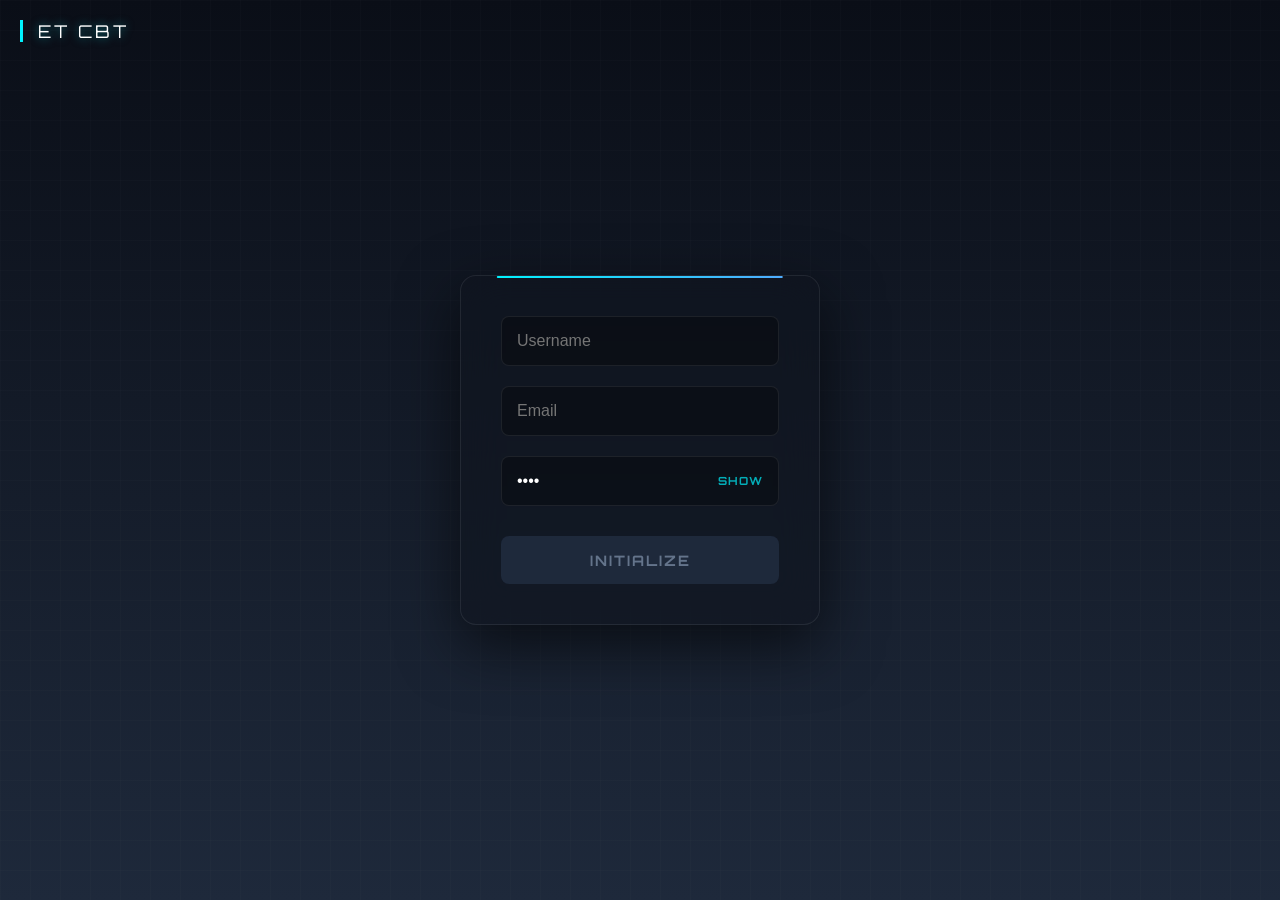
<file: index.html>
<!DOCTYPE html>
<html lang="en">
<head>
  <meta charset="UTF-8">
  <meta name="viewport" content="width=device-width, initial-scale=1.0">
  <title>ET CBT Software</title>

  <!-- Fonts -->
  <link href="https://fonts.googleapis.com/css2?family=Inter:wght@400;600;700&family=Orbitron:wght@400;700&display=swap" rel="stylesheet">

  <meta name="description" content="Practice Standard Examination questions virtually with ET CBT Software">
  <meta name="keywords" content="CBT, cbt software, practice exam questions online, tutorial center software, JAMB CBT">

  <!-- Open Graph -->
  <meta property="og:title" content="ET CBT Software">
  <meta property="og:description" content="Experience a realistic JAMB CBT simulation with ET CBT. Practice in an exam-like environment, get familiar with the CBT format, and prepare yourself for the real examination experience.">
  <meta property="og:type" content="website">
  <meta property="og:url" content="https://etcbt.netlify.app">
  <meta property="og:image" content="https://etcbt.netlify.app/logo.png">

  <link rel="manifest" href="/manifest.json">
  <meta name="theme-color" content="#0d47a1">
  <link rel="icon" href="/icons/icon-192.png">
  <style>
:root {
    --gradient: linear-gradient(135deg, #00f2fe 0%, #4facfe 100%);
    --bg-dark: #0a0e17;
    --glass: rgba(255, 255, 255, 0.03);
    --accent: #00f2fe;
    --text-main: #e2e8f0;
    --text-muted: #64748b;
    --border-glass: rgba(255, 255, 255, 0.08);
  }

    body {
      display: flex;
      justify-content: center;
      align-items: center;
      min-height: 100vh;
      margin: 0;
      background-color: var(--bg-dark);
      font-family: 'Roboto', sans-serif;
      color: var(--text-main);
      /* Refined Tech Pattern */
      background-image: linear-gradient(rgba(255,255,255,0.01) 1px, transparent 1px),
      linear-gradient(90deg, rgba(255,255,255,0.01) 1px, transparent 1px),
      linear-gradient(to bottom, #0a0e17, #1e293b);
      background-size: 30px 30px, 30px 30px, 100% 100%;
      overflow-x: hidden;
    }

    /* Title Top Left - Fixed positioning adjustment */
    .page-title {
      position: fixed;
      top: 20px;
      left: 20px;
      font-family: 'Orbitron', sans-serif;
      color: white;
      font-size: 1.1rem;
      letter-spacing: 3px;
      text-transform: uppercase;
      border-left: 3px solid var(--accent);
      padding-left: 15px;
      text-shadow: 0 0 10px rgba(0, 242, 254, 0.5);
      z-index: 10;
    }

    .login-div {
      background: rgba(16, 20, 30, 0.6);
      backdrop-filter: blur(20px);
      -webkit-backdrop-filter: blur(20px);
      border: 1px solid var(--border-glass);
      border-radius: 16px;
      padding: 40px;
      width: 90%;
      max-width: 360px;
      /* Limits width on desktop */
      box-shadow: 0 20px 60px rgba(0,0,0,0.6);
      display: flex;
      flex-direction: column;
      gap: 20px;
      position: relative;
      box-sizing: border-box;
    }

    /* Top border gradient */
    .login-div::before {
      content: '';
      position: absolute;
      top: 0;
      left: 50%;
      transform: translateX(-50%);
      width: 80%;
      height: 2px;
      background: var(--gradient);
      border-radius: 2px;
    }

    #a {
      color: #4ade80;
      font-family: 'Orbitron', sans-serif;
      font-size: 0.75rem;
      text-align: center;
      margin: -10px 0 0 0;
      letter-spacing: 2px;
      display: none;
      text-transform: uppercase;
    }

    input {
      background: rgba(0, 0, 0, 0.3);
      border: 1px solid var(--border-glass);
      border-radius: 8px;
      padding: 15px;
      color: white;
      font-size: 1rem;
      outline: none;
      transition: all 0.3s ease;
      width: 100%;
      box-sizing: border-box;
    }

    input:focus {
      background: rgba(255, 255, 255, 0.05);
      border-color: rgba(0, 242, 254, 0.4);
    }

    .password-div {
      pointer-events: none;
      position: relative;
      width: 100%;
    }

    #show {
      border: none;
      color: var(--accent);
      background: none;
      position: absolute;
      top: 50%;
      right: 10px;
      transform: translateY(-50%);
      cursor: pointer;
      font-size: 0.7rem;
      text-transform: uppercase;
      font-weight: bold;
      letter-spacing: 1px;
      font-family: 'Orbitron', sans-serif;
      opacity: 0.7;
    }

    #login {
      width: 100%;
      padding: 15px;
      border: none;
      border-radius: 8px;
      background: var(--gradient);
      color: #0a0e17;
      font-family: 'Orbitron', sans-serif;
      font-weight: bold;
      cursor: pointer;
      transition: all 0.3s ease;
      text-transform: uppercase;
      letter-spacing: 2px;
      font-size: 0.9rem;
      margin-top: 10px;
    }

    #login:hover:not(:disabled) {
      transform: translateY(-2px);
      box-shadow: 0 7px 25px rgba(79, 172, 254, 0.4);
    }

    #login:disabled {
      background: #1e293b;
      color: #64748b;
      cursor: not-allowed;
    }

    /* Main Page Stylized */
    #mainpage {
      display: none;
      text-align: center;
      color: white;
      font-family: 'Roboto', sans-serif;
      background: rgba(16, 20, 30, 0.8);
      padding: 40px 20px;
      border-radius: 16px;
      border: 1px solid rgba(0, 242, 254, 0.2);
      backdrop-filter: blur(10px);
      width: 90%;
      max-width: 500px;
      box-sizing: border-box;
    }

    #mainpage p {
      font-family: 'Orbitron', sans-serif;
      font-size: 1.5rem;
      letter-spacing: 3px;
      background: var(--gradient);
      -webkit-background-clip: text;
      -webkit-text-fill-color: transparent;
      margin-bottom: 15px;
      text-transform: uppercase;
    }

    #reference {
      color: white;
      font-weight: bold;
      background: rgba(0, 242, 254, 0.1);
      padding: 2px 8px;
      border-radius: 4px;
    }

    .b {
      width: 100%;
      background: transparent;
      color: white;
      font-family: 'Orbitron', sans-serif;
      font-weight: 500;
      padding: 12px;
      margin-top: 25px;
      border-radius: 8px;
      border: 1px solid var(--accent);
      text-transform: uppercase;
      cursor: pointer;
      transition: all 0.3s ease;
      box-sizing: border-box;
    }

    .b:hover {
      background: var(--accent);
      color: #0a0e17;
    }
    @keyframes spin {
      0% {
        transform: rotate(0deg);
      }
      100% {
        transform: rotate(360deg);
      }
    }

    /* Mobile Adjustments */
    @media (max-width: 480px) {
      .login-div {
        padding: 30px 20px;
        gap: 15px;
      }
      .page-title {
        font-size: 0.9rem;
        letter-spacing: 2px;
        top: 10px;
        left: 10px;
      }
      #mainpage p {
        font-size: 1.2rem;
      }
    }
  </style>
</head>
<body>
  <div id="loadingDiv" style="
    display:none;
    position: fixed;
    top: 0;
    left: 0;
    width: 100%;
    height: 100%;
    background: rgba(0, 0, 0, 0.6);
    z-index: 9999;
    justify-content: center;
    align-items: center;
    flex-direction: column;
    color: white;
    font-family: Arial, sans-serif;

    ">
    <div style="
      width: 50px;
      height: 50px;
      border: 5px solid #fff;
      border-top: 5px solid #004aad;
      border-radius: 50%;
      animation: spin 1s linear infinite;
      margin-bottom: 15px;
      "></div>
    <p style="font-size: 16px; margin: 0;">
      Loading ...
    </p>


  </div>

  <div class="page-title">
    ET CBT
  </div>
  <div class="login-div" id="login-div">
    <p id="a">
      SYSTEM READY
    </p>

    <input type="text" placeholder="Username" id="name">
    <input type="email" id="email" placeholder="Email" required>
    <div class="password-div">
      <input type="password" placeholder="Password" id="pwd" value=2011 readonly>
      <button id="show">SHOW</button>

    </div>
    <button id="login" disabled> Initialize</button>

  </div>
  <div id="mainpage">
    <p>
      ACCESS GRANTED
    </p>
    <div style="color: #94a3b8; font-family: 'Roboto'; font-weight:300;">
      Welcome back, <span id="reference">User</span><br>
      <span style="font-size:0.8rem; color:#64748b; margin-top:10px; display:block;">Secure terminal activated.</span>
      <button class='b' id="b">Quiz Selection</button>
    </div>
  </div>
  <script src="quizlogin.js"></script>
  <script>
    if ("serviceWorker" in navigator) {
      navigator.serviceWorker.register("/sw.js")
      .then(() => console.log("Service Worker registered"))
      .catch(err => console.log("Service Worker error:", err));
    }
  </script>
</body>
</html>
</file>
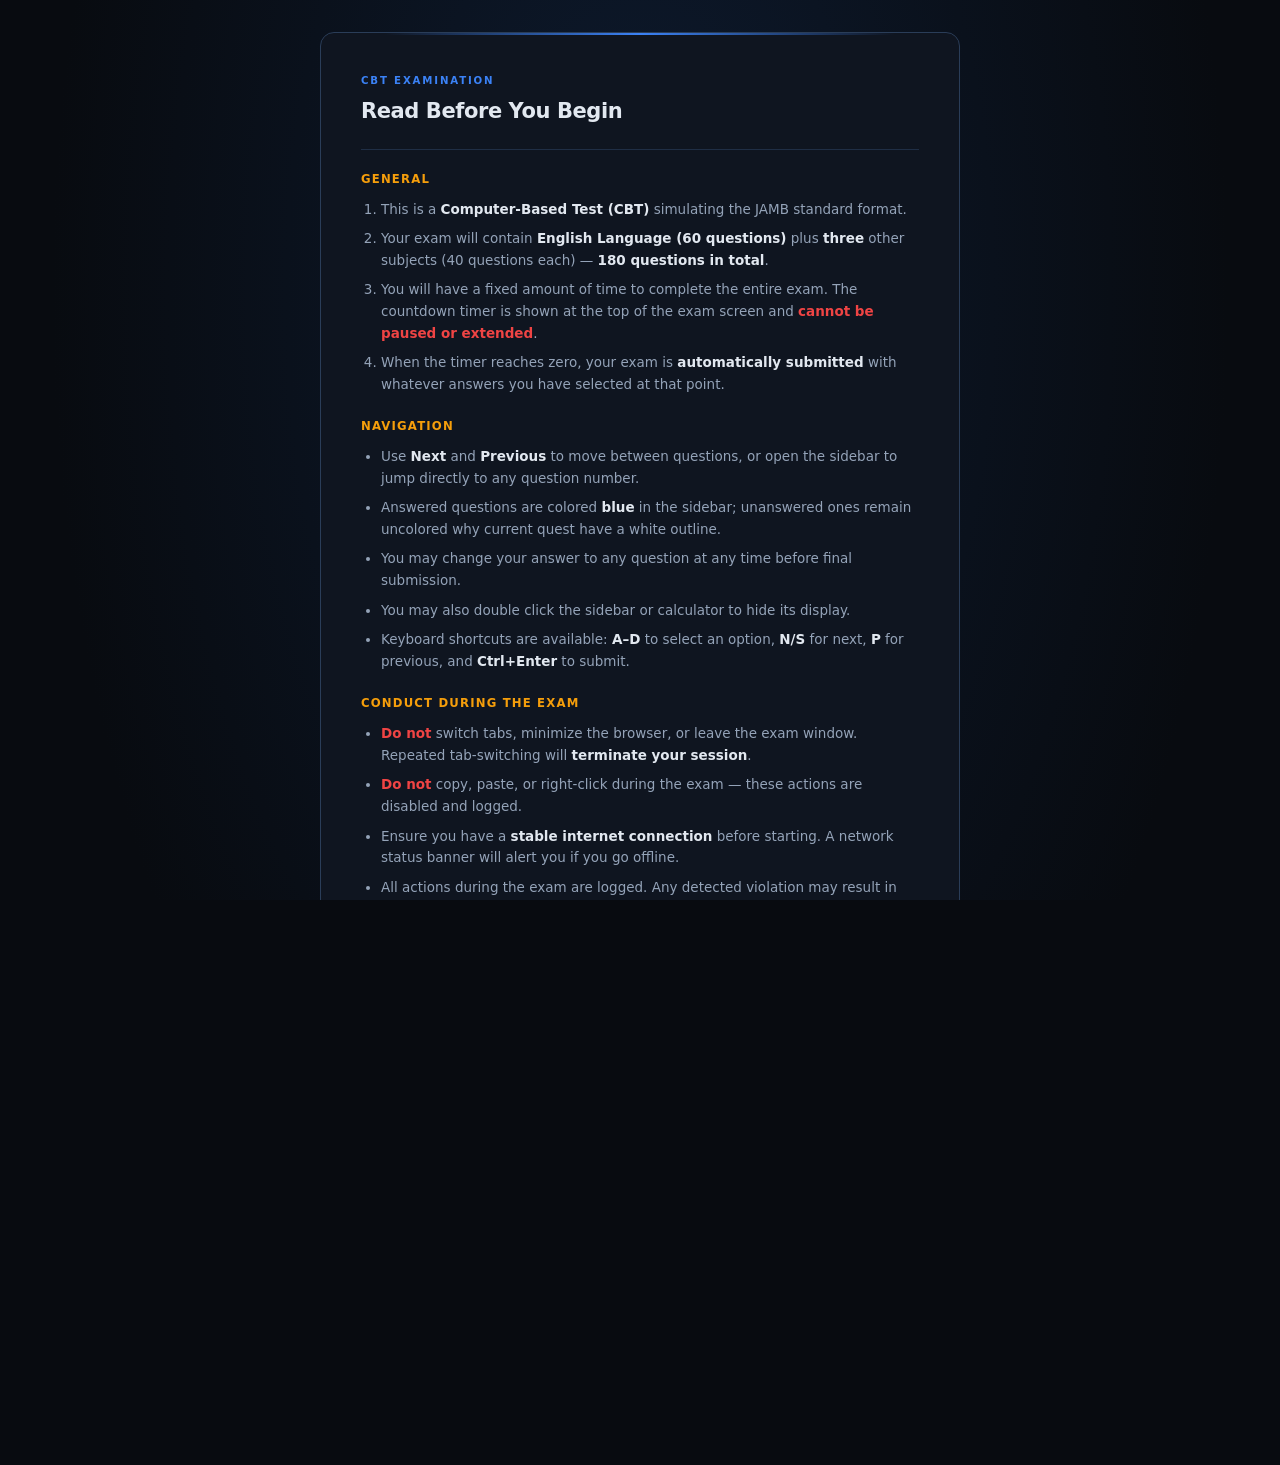
<file: instructions.html>
<!DOCTYPE html>
<html lang="en">
<head>
  <meta charset="UTF-8">
  <meta name="viewport" content="width=device-width, initial-scale=1.0">
  <title>ET CBT — Examination Instructions</title>
  <link rel="stylesheet" href="stys.css">
  <link rel="manifest" href="/manifest.json">
<meta name="theme-color" content="#0d47a1">
<link rel="icon" href="/icons/icon-192.png">
  <style>
    /* Page-specific layout only — colors/tokens all come from stys.css */
    #instr {
      min-height: 100vh;
      display: flex;
      align-items: center;
      justify-content: center;
      padding: 32px 20px;
      background: radial-gradient(ellipse at 50% 20%, #0d1a2e 0%, var(--bg) 65%);
    }

    .instr-card {
      background: var(--surface);
      border: 1px solid var(--border2);
      border-radius: var(--radius-lg);
      padding: 40px;
      width: 100%;
      max-width: 640px;
      box-shadow: var(--shadow-lg);
      position: relative;
      box-sizing: border-box;
    }
    .instr-card::before {
      content: '';
      position: absolute;
      top: 0;
      left: 50%;
      transform: translateX(-50%);
      width: 80%;
      height: 2px;
      background: linear-gradient(90deg, transparent, var(--accent), transparent);
      border-radius: 2px;
    }

    .instr-eyebrow {
      display: block;
      font-size: 0.68rem;
      font-weight: 700;
      letter-spacing: 0.18em;
      color: var(--accent);
      text-transform: uppercase;
      margin-bottom: 6px;
    }

    .instr-card h1 {
      font-size: 1.4rem;
      font-weight: 800;
      color: var(--text);
      letter-spacing: -0.02em;
      margin-bottom: 20px;
      padding-bottom: 20px;
      border-bottom: 1px solid var(--border);
    }

    .instr-section {
      margin-bottom: 22px;
    }
    .instr-section h2 {
      font-size: 0.78rem;
      font-weight: 800;
      letter-spacing: 0.1em;
      text-transform: uppercase;
      color: var(--amber);
      margin-bottom: 10px;
    }
    .instr-section ol,
    .instr-section ul {
      padding-left: 20px;
      display: flex;
      flex-direction: column;
      gap: 8px;
    }
    .instr-section li {
      font-size: 0.9rem;
      color: var(--text2);
      line-height: 1.6;
    }
    .instr-section li strong,
    .instr-section li b {
      color: var(--text);
    }
    .instr-section li .warn {
      color: var(--danger);
      font-weight: 600;
    }

    .instr-divider {
      height: 1px;
      background: var(--border);
      margin: 26px 0;
    }

    /* Acknowledgement block */
      .ack-box {
      display: flex;
      align-items: flex-start;
      gap: 12px;
      background: var(--surface2);
      border: 1px solid var(--border2);
      border-radius: var(--radius);
      padding: 16px 18px;
      margin-bottom: 22px;
      cursor: pointer;
      transition: border-color 0.15s, background 0.15s;
    }
    .ack-box:hover { border-color: var(--accent); }
      .ack-box.checked {
      border-color: var(--green);
      background: rgba(34,197,94,0.07);
      }

      .ack-box input[type="checkbox"] {
      appearance: none;
      -webkit-appearance: none;
      flex-shrink: 0;
      width: 20px;
      height: 20px;
      margin-top: 2px;
      border: 1.5px solid var(--border2);
      border-radius: 5px;
      background: var(--bg);
      cursor: pointer;
      position: relative;
      transition: background 0.15s, border-color 0.15s;
    }
    .ack-box input[type="checkbox"]:checked {
      background: var(--green);
      border-color: var(--green);
      }
      .ack-box input[type="checkbox"]:checked::after {
      content: '✓';
      position: absolute;
      inset: 0;
      display: flex;
      align-items: center;
      justify-content: center;
      color: #071610;
      font-size: 0.8rem;
      font-weight: 800;
    }
    .ack-box input[type="checkbox"]:focus-visible {
      outline: 2px solid var(--accent);
      outline-offset: 2px;
    }

    .ack-box label {
      font-size: 0.88rem;
      color: var(--text);
      line-height: 1.55;
      cursor: pointer;
      user-select: none;
    }
    .ack-box label b { color: var(--text); }

      #proceedBtn {
      display: block;
      width: 100%;
      background: var(--accent);
      color: #fff;
      border: none;
      border-radius: var(--radius);
      font-size: 0.95rem;
      font-weight: 700;
      letter-spacing: 0.03em;
      padding: 14px;
      cursor: pointer;
      transition: background 0.18s, transform 0.1s, box-shadow 0.18s;
      text-transform: uppercase;
      font-family: var(--font);
      }
      #proceedBtn:hover:not(:disabled) {
      background: var(--accent-dim);
      box-shadow: 0 7px 25px rgba(59,130,246,0.35);
      }
      #proceedBtn:active:not(:disabled) { transform: scale(0.985); }
      #proceedBtn:disabled {
      background: var(--surface3);
      color: var(--text3);
      cursor: not-allowed;
    }

    .instr-footnote {
      text-align: center;
      font-size: 0.76rem;
      color: var(--text3);
      margin-top: 14px;
    }

    @media (max-width: 480px) {
      .instr-card { padding: 28px 20px; }
      .instr-card h1 { font-size: 1.15rem; }
    }
    </style>
  </head>
  <body>

    <div id="instr">
      <div class="instr-card">
        <span class="instr-eyebrow">CBT Examination</span>
        <h1>Read Before You Begin</h1>

        <div class="instr-section">
          <h2>General</h2>
          <ol>
            <li>This is a <b>Computer-Based Test (CBT)</b> simulating the JAMB standard format.</li>
            <li>Your exam will contain <b>English Language (60 questions)</b> plus <b>three</b> other subjects (40 questions each) — <b>180 questions in total</b>.</li>
            <li>You will have a fixed amount of time to complete the entire exam. The countdown timer is shown at the top of the exam screen and <span class="warn">cannot be paused or extended</span>.</li>
            <li>When the timer reaches zero, your exam is <b>automatically submitted</b> with whatever answers you have selected at that point.</li>
          </ol>
        </div>

        <div class="instr-section">
          <h2>Navigation</h2>
          <ul>
            <li>Use <b>Next</b> and <b>Previous</b> to move between questions, or open the sidebar to jump directly to any question number.</li>
            <li>Answered questions are colored  <b>blue</b> in the sidebar; unanswered ones remain uncolored why current quest have a white outline.</li>
            <li>You may change your answer to any question at any time before final submission.</li>
            <li>You may also double click the sidebar or calculator to hide its display.</li>
            <li>Keyboard shortcuts are available: <b>A–D</b> to select an option, <b>N/S</b> for next, <b>P</b> for previous, and <b>Ctrl+Enter</b> to submit.</li>
          </ul>
        </div>

        <div class="instr-section">
          <h2>Conduct During the Exam</h2>
          <ul>
            <li><span class="warn">Do not</span> switch tabs, minimize the browser, or leave the exam window. Repeated tab-switching will <b>terminate your session</b>.</li>

            <li><span class="warn">Do not</span> copy, paste, or right-click during the exam — these actions are disabled and logged.</li>
            <li>Ensure you have a <b>stable internet connection</b> before starting. A network status banner will alert you if you go offline.</li>
            <li>All actions during the exam are logged. Any detected violation may result in automatic termination and a recorded scores of zero.</li>
          </ul>
        </div>

        <div class="instr-section">
          <h2>Submission</h2>
          <ul>
            <li>You may submit early using the <b>Submit</b> button once you are satisfied with your answers </li>
            <li>After submission, you will confirm your details on a summary screen before your result is sent for final recording.</li>
            <li>Ensure you have a <b>stable internet connection</b> before submission. A network status banner will alert you if you go of banner.</li>
            <li>Once submitted, <span class="warn">your answers cannot be changed</span>.</li>
          </ul>
        </div>

        <div class="instr-divider"></div>

        <div class="ack-box" id="ackBox">
          <input type="checkbox" id="ackCheck">
          <label for="ackCheck">
            I have read and understood the instructions above. I agree to <b>abide and adhere to all instructions</b> given, and I understand that I am <b>solely responsible for the consequences</b> of any violation on my part.
          </label>
        </div>

        <button id="proceedBtn" disabled>Proceed to Exam</button>
        <p class="instr-footnote">
          You must accept the terms above to continue.
        </p>
      </div>
    </div>

    <script src="ui.js"></script>
    <script>
      const ackCheck = document.getElementById('ackCheck');
      const ackBox = document.getElementById('ackBox');
      const proceedBtn = document.getElementById('proceedBtn');

      function syncState() {
        proceedBtn.disabled = !ackCheck.checked;
        ackBox.classList.toggle('checked', ackCheck.checked);
      }

      ackCheck.addEventListener('change', syncState);

      // Let a click anywhere on the box toggle the checkbox,
      // without double-toggling when the checkbox itself is clicked.
      ackBox.addEventListener('click', function (e) {
        if (e.target !== ackCheck) {
          ackCheck.checked = !ackCheck.checked;
          syncState();
        }
      });

      proceedBtn.addEventListener('click',
        function () {
          if (proceedBtn.disabled) return;
          window.location.href = 'quiz.html';
        });

      syncState();
    </script>
    <script>
if ("serviceWorker" in navigator) {
  navigator.serviceWorker.register("/sw.js")
    .then(() => console.log("Service Worker registered"))
    .catch(err => console.log("Service Worker error:", err));
}
</script>
  </body>
</html>
</file>
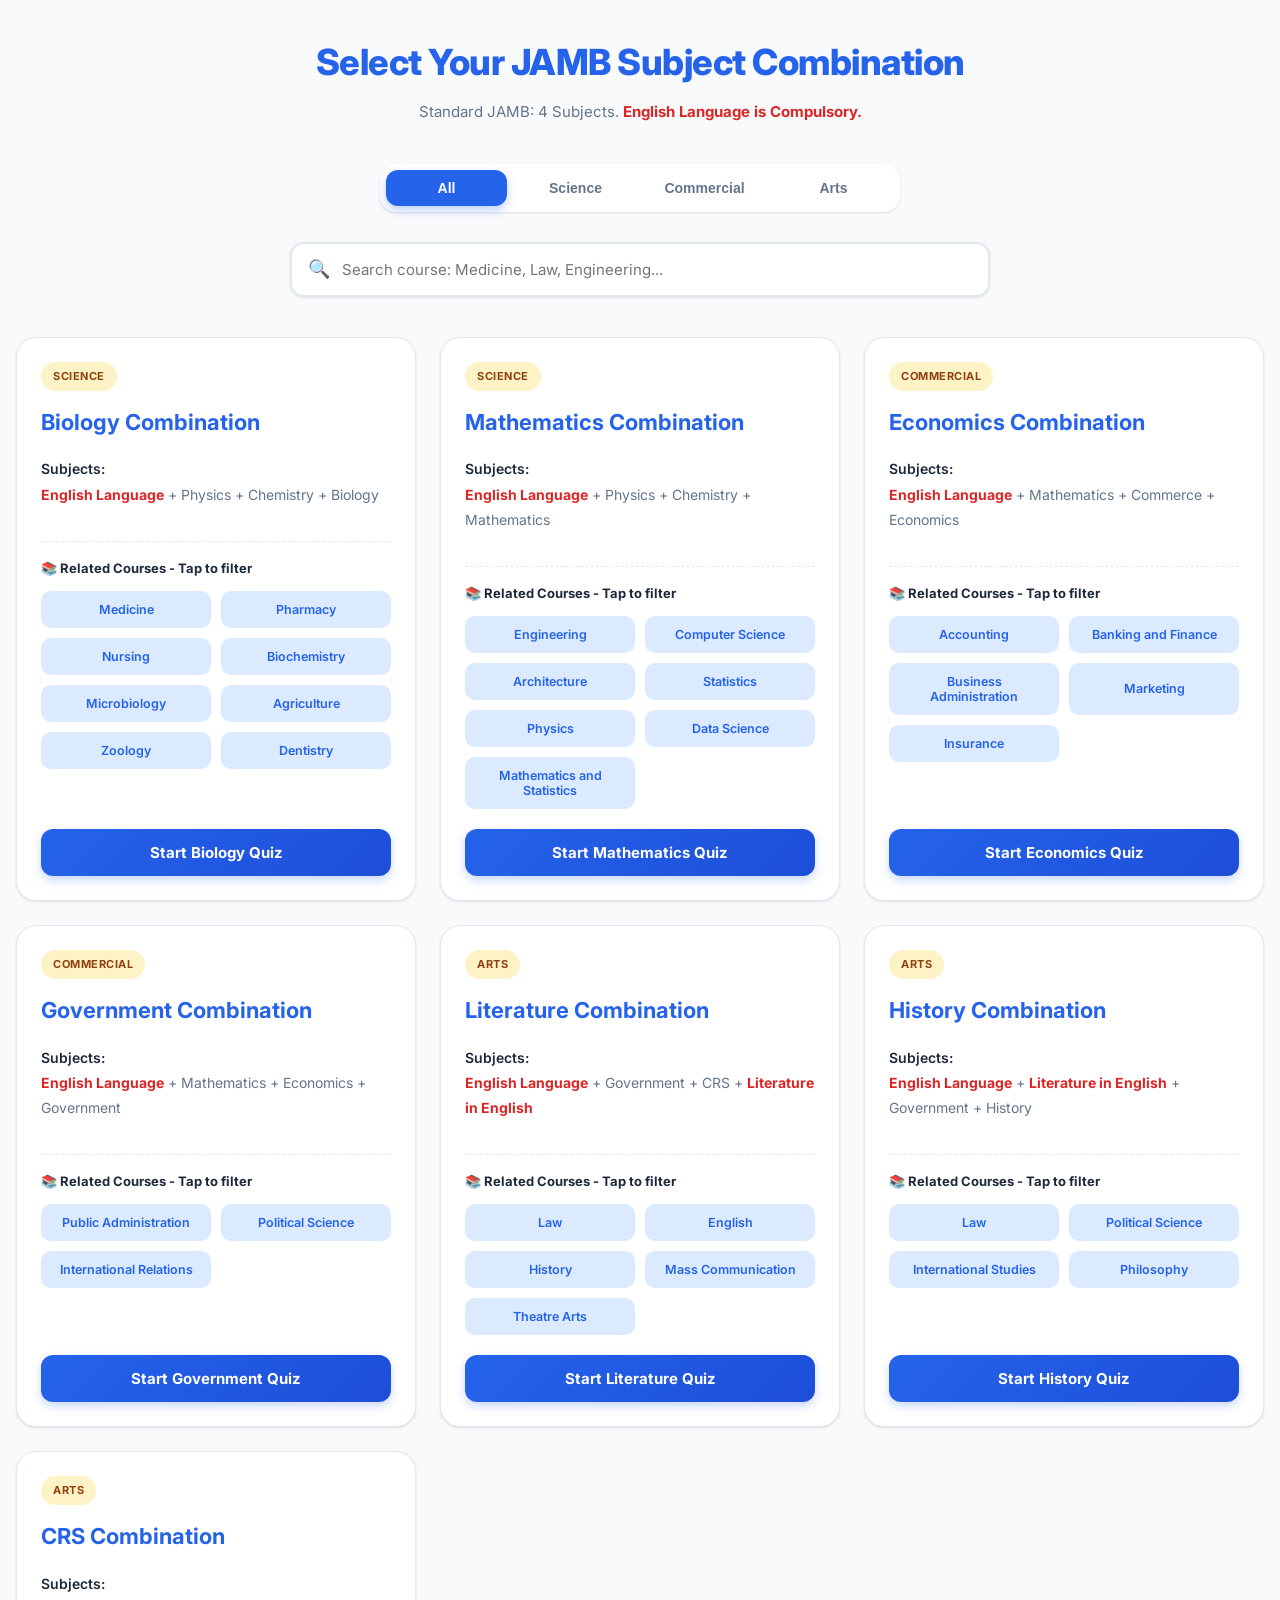
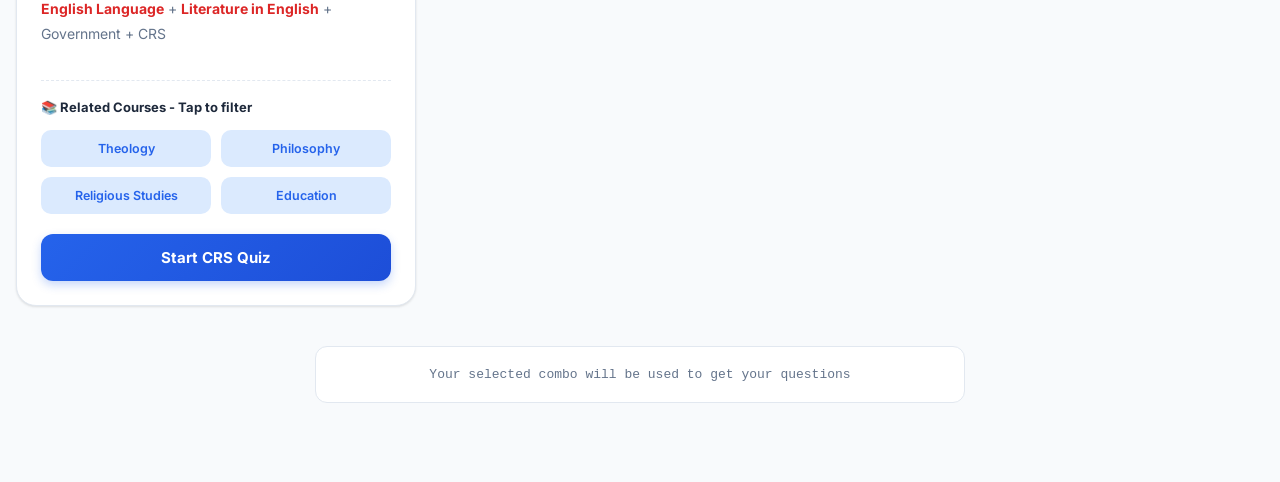
<file: quizselpg.html>
<!DOCTYPE html>
<html lang="en">
<head>
  <meta charset="UTF-8">
  <meta name="viewport" content="width=device-width, initial-scale=1.0">
  <title>ET CBT Subject Selection</title>
  <link rel="manifest" href="/manifest.json">
<meta name="theme-color" content="#0d47a1">
<link rel="icon" href="/icons/icon-192.png">
  <style>
    @import url('https://fonts.googleapis.com/css2?family=Inter:wght@400;500;600;700;800&display=swap');

:root {
      --primary: #2563eb;
      --primary-dark: #1d4ed8;
      --primary-light: #dbeafe;
      --bg: #f8fafc;
      --card: #ffffff;
      --text: #1e293b;
      --muted: #64748b;
      --border: #e2e8f0;
      --warning: #dc2626;
      --success: #16a34a;
      --shadow: 0 1px 3px rgba(0,0,0,0.08), 0 1px 2px rgba(0,0,0,0.04);
      --shadow-lg: 0 10px 15px -3px rgba(0,0,0,0.1), 0 4px 6px -2px rgba(0,0,0,0.05);
    }
    @media (prefers-color-scheme: dark) {
:root {
      --bg: #0f172a;
      --card: #1e293b;
      --text: #f1f5f9;
      --muted: #94a3b8;
      --border: #334155;
      --primary-light: #1e293b;
      --shadow: 0 1px 3px rgba(0,0,0,0.3);
      --shadow-lg: 0 10px 15px -3px rgba(0,0,0,0.4);
    }
    }

    * {
      box-sizing: border-box;
      margin: 0;
      padding: 0;
    }
    body {
      font-family: 'Inter', system-ui, -apple-system, Segoe UI, Roboto, sans-serif;
      background: var(--bg);
      color: var(--text);
      line-height: 1.6;
      -webkit-font-smoothing: antialiased;
    }
    .container {
      max-width: 1280px;
      margin: 0 auto;
      padding: 24px 16px 80px;
    }

    /* HEADER */
      header {
      text-align: center;
      margin: 10px 0 40px;
    }
    header h1 {
      color: var(--primary);
      margin: 0;
      font-size: clamp(24px, 5vw, 36px);
      font-weight: 800;
      letter-spacing: -0.5px;
    }
    header p {
      color: var(--muted);
      font-size: 15px;
      margin-top: 8px;
    }
    header p b {
      color: var(--warning);
      }

      /* TABS */
    .tabs {
      display: flex;
      justify-content: center;
      gap: 8px;
      margin-bottom: 30px;
      flex-wrap: wrap;
      padding: 6px;
      background: var(--card);
      border-radius: 16px;
      box-shadow: var(--shadow);
      max-width: 520px;
      margin-inline: auto;
    }
    .tab {
      padding: 10px 20px;
      background: transparent;
      color: var(--muted);
      border-radius: 12px;
      cursor: pointer;
      font-weight: 600;
      font-size: 14px;
      border: none;
      transition: all 0.2s ease;
      flex: 1;
    }
    .tab:hover {
      background: var(--primary-light);
      color: var(--primary);
      }
      .tab.active {
      background: var(--primary);
      color: #fff;
      box-shadow: 0 4px 10px rgba(37,99,235,0.3);
      }

      /* SEARCH */
    .search-wrap {
      max-width: 700px;
      margin: 0 auto 40px;
      position: relative;
    }
    .search-wrap input {
      width: 100%;
      padding: 16px 20px 16px 50px;
      border: 2px solid var(--border);
      border-radius: 14px;
      background: var(--card);
      color: var(--text);
      font-size: 15px;
      box-shadow: var(--shadow);
      transition: all 0.2s;
      font-family: 'Inter';
    }
    .search-wrap::before {
      content: "🔍";
      position: absolute;
      left: 18px;
      top: 50%;
      transform: translateY(-50%);
      font-size: 18px;
      pointer-events: none;
    }
    .search-wrap input:focus {
      border-color: var(--primary);
      box-shadow: 0 0 0 4px rgba(37,99,235,0.1);
      outline: none;
    }

    /* GRID */
    .grid {
      display: grid;
      grid-template-columns: repeat(auto-fit, minmax(360px, 1fr));
      gap: 24px;
    }

    /* CARD */
    .card {
      background: var(--card);
      border-radius: 20px;
      padding: 24px;
      box-shadow: var(--shadow);
      border: 1px solid var(--border);
      transition: all 0.3s cubic-bezier(0.4, 0, 0.2, 1);
      display: flex;
      flex-direction: column;
    }
    .card:hover {
      transform: translateY(-6px);
      box-shadow: var(--shadow-lg);
      border-color: var(--primary);
      }
      .card.active {
      border: 2px solid var(--primary);
      background: linear-gradient(135deg, var(--primary-light), var(--card));
      }

      .category-badge {
      display: inline-flex;
      align-items: center;
      gap: 6px;
      background: #fef3c7;
      color: #92400e;
      padding: 6px 12px;
      border-radius: 20px;
      font-size: 11px;
      font-weight: 700;
      margin-bottom: 14px;
      text-transform: uppercase;
      letter-spacing: 0.5px;
      align-self: flex-start;
    }
    .card h2 {
      margin: 0 0 16px;
      color: var(--primary);
      font-size: 22px;
      font-weight: 700;
    }

    .subjects {
      font-size: 14px;
      color: var(--muted);
      margin-bottom: 18px;
      line-height: 1.8;
    }
    .subjects b {
      color: var(--text);
      font-weight: 600;
    }
    .english {
      color: var(--warning);
      font-weight: 700;
    }

    /* COURSES */
    .courses-section {
      border-top: 1px dashed var(--border);
      margin-top: 16px;
      padding-top: 16px;
      flex-grow: 1;
    }
    .courses-title {
      font-size: 13px;
      font-weight: 700;
      color: var(--text);
      margin-bottom: 12px;
      display: flex;
      align-items: center;
      gap: 8px;
    }
    .courses-grid {
      display: grid;
      grid-template-columns: 1fr 1fr;
      gap: 10px;
    }
    .course-item {
      background: var(--primary-light);
      color: var(--primary);
      padding: 10px 12px;
      border-radius: 10px;
      font-size: 12.5px;
      font-weight: 600;
      text-align: center;
      cursor: pointer;
      border: 1px solid transparent;
      transition: all 0.2s;
      font-family: 'Inter';
    }
    .course-item:hover {
      background: var(--primary);
      color: #fff;
      transform: translateY(-2px);
      box-shadow: 0 4px 8px rgba(37,99,235,0.2);
      }

      /* BUTTON */
    .btn {
      margin-top: 20px;
      background: linear-gradient(135deg, var(--primary), var(--primary-dark));
      color: #fff;
      border: none;
      padding: 14px 18px;
      border-radius: 12px;
      cursor: pointer;
      width: 100%;
      font-weight: 700;
      font-size: 15px;
      transition: all 0.2s;
      box-shadow: 0 4px 10px rgba(37,99,235,0.25);
      font-family: 'Inter';
    }
    .btn:hover {
      transform: translateY(-2px);
      box-shadow: 0 6px 15px rgba(37,99,235,0.35);
      }
      .btn:active {
      transform: scale(0.97);
      }
      .card.active .btn {
      background: linear-gradient(135deg, var(--success), #15803d);
      box-shadow: 0 4px 10px rgba(22,163,74,0.25);
      }

      .note {
      text-align: center;
      font-size: 13px;
      color: var(--muted);
      margin-top: 40px;
      padding: 16px 20px;
      background: var(--card);
      border-radius: 12px;
      max-width: 650px;
      margin-inline: auto;
      border: 1px solid var(--border);
      }
      .empty {
      text-align: center;
      grid-column: 1/-1;
      padding: 60px 20px;
      color: var(--muted);
      font-size: 16px;
      font-weight: 500;
    }

    @media (max-width: 640px) {
      .grid {
        grid-template-columns: 1fr;
        gap: 18px;
      }
      .courses-grid {
        grid-template-columns: 1fr;
      }
      .tabs {
        padding: 4px;
        gap: 6px;
      }
      .tab {
        padding: 9px 12px;
        font-size: 13px;
      }
      .card {
        padding: 20px;
      }
    }
    </style>
    <script src="ui.js"></script>
  </head>
  <body>

    <div class="container">
      <header>
        <h1>Select Your JAMB Subject Combination</h1>
        <p>
          Standard JAMB: 4 Subjects. <b>English Language is Compulsory.</b>
        </p>
      </header>

      <div class="tabs">
        <button class="tab active" onclick="filterByCategory('All', this)">All</button>
        <button class="tab" onclick="filterByCategory('Science', this)">Science</button>
        <button class="tab" onclick="filterByCategory('Commercial', this)">Commercial</button>
        <button class="tab" onclick="filterByCategory('Arts', this)">Arts</button>
      </div>

      <div class="search-wrap">
        <input type="text" id="search" placeholder="Search course: Medicine, Law, Engineering...">
      </div>

      <div class="grid" id="comboGrid"></div>

      <p class="note">
        <code>Your selected combo will be used to get your questions</code>
      </p>
    </div>

    <script>
      // STANDARD JAMB COMBOS: name = 4th subject. This is what backend uses
      const combos = [{
        category: "Science",
        name: "Biology",
        subjects: ["English Language",
          "Physics",
          "Chemistry",
          "Biology"],
        courses: ["Medicine",
          "Pharmacy",
          "Nursing",
          "Biochemistry",
          "Microbiology",
          "Agriculture",
          "Zoology",
          "Dentistry"]
      },
        {
          category: "Science",
          name: "Mathematics",
          subjects: ["English Language",
            "Physics",
            "Chemistry",
            "Mathematics"],
          courses: ["Engineering",
            "Computer Science",
            "Architecture",
            "Statistics",
            "Physics",
            "Data Science",
            "Mathematics and Statistics"]
        },
        {
          category: "Commercial",
          name: "Economics",
          subjects: ["English Language",
            "Mathematics",
            "Commerce",
            "Economics"],
          courses: ["Accounting",
            "Banking and Finance",
            "Business Administration",
            "Marketing",
            "Insurance"]
        },
        {
          category: "Commercial",
          name: "Government",
          subjects: ["English Language",
            "Mathematics",
            "Economics",
            "Government"],
          courses: ["Public Administration",
            "Political Science",
            "International Relations"]
        },
        {
          category: "Arts",
          name: "Literature",
          subjects: ["English Language",
            "Government",
            "CRS",
            "Literature in English"],
          courses: ["Law",
            "English",
            "History",
            "Mass Communication",
            "Theatre Arts"]
        },
        {
          category: "Arts",
          name: "History",
          subjects: ["English Language",
            "Literature in English",
            "Government",
            "History"],
          courses: ["Law",
            "Political Science",
            "International Studies",
            "Philosophy"]
        },
        {
          category: "Arts",
          name: "CRS",
          subjects: ["English Language",
            "Literature in English",
            "Government",
            "CRS"],
          courses: ["Theology",
            "Philosophy",
            "Religious Studies",
            "Education"]
        }]

      const grid = document.getElementById('comboGrid')
      const search = document.getElementById('search')
      let currentCategory = 'All'
      const saved = JSON.parse(localStorage.getItem('combo'))

      function render(list) {
        grid.innerHTML = ''
        if (list.length === 0) {
          grid.innerHTML = `<div class="empty">No combination found</div>`; return
        }

        list.forEach(combo => {
          const isActive = saved && saved.name === combo.name
          const card = document.createElement('div')
          card.className = 'card' + (isActive ? ' active': '')

          card.innerHTML = `
          <span class="category-badge">${combo.category}</span>
          <h2>${combo.name} Combination</h2>
          <div class="subjects">
          <b>Subjects:</b><br>
          ${combo.subjects.map(s => s.includes('English') ? `<span class="english">${s}</span>`: s).join(' + ')}
          </div>

          <div class="courses-section">
          <div class="courses-title">📚 Related Courses - Tap to filter</div>
          <div class="courses-grid">
          ${combo.courses.map(c => `<button class="course-item" onclick="filterByCourse('${c}')">${c}</button>`).join('')}
          </div>
          </div>

          <button class="btn" ${isActive ? 'autofocus': ''} onclick='selectCombo(${JSON.stringify(combo).replace(/'/g, "&apos;")})'>
          ${isActive ? 'Continue ' + combo.name + ' Quiz': 'Start ' + combo.name + ' Quiz'}
          </button>
          `
          grid.appendChild(card)
        })
      }

      function filterAll() {
        const term = search.value.toLowerCase()
        let filtered = combos
        if (currentCategory !== 'All') filtered = filtered.filter(c => c.category === currentCategory)
        filtered = filtered.filter(c =>
          c.name.toLowerCase().includes(term) ||
          c.subjects.join(' ').toLowerCase().includes(term) ||
          c.courses.join(' ').toLowerCase().includes(term)
        )
        render(filtered)
      }

      function filterByCategory(cat, btn) {
        document.querySelectorAll('.tab').forEach(t => t.classList.remove('active'))
        btn.classList.add('active')
        currentCategory = cat
        search.value = ''
        filterAll()
      }

      function filterByCourse(courseName) {
        search.value = courseName;
        filterAll();
        window.scrollTo({
          top: 0, behavior: 'smooth'
        });
      }

      function selectCombo(combo) {
        // STANDARD: Save full combo. Backend only needs combo.name
        localStorage.setItem('combo', JSON.stringify(combo))
        UI.toast(`Selected ${combo.name} Combo — ${combo.subjects.join(', ')}`, 'success')
        setTimeout(function () {
          window.location.href = 'instructions.html'
        }, 900)
      }

      search.addEventListener('input', filterAll)
      render(combos)
    </script>
<script>
if ("serviceWorker" in navigator) {
  navigator.serviceWorker.register("/sw.js")
    .then(() => console.log("Service Worker registered"))
    .catch(err => console.log("Service Worker error:", err));
}
</script>
  </body>
</html>
</file>
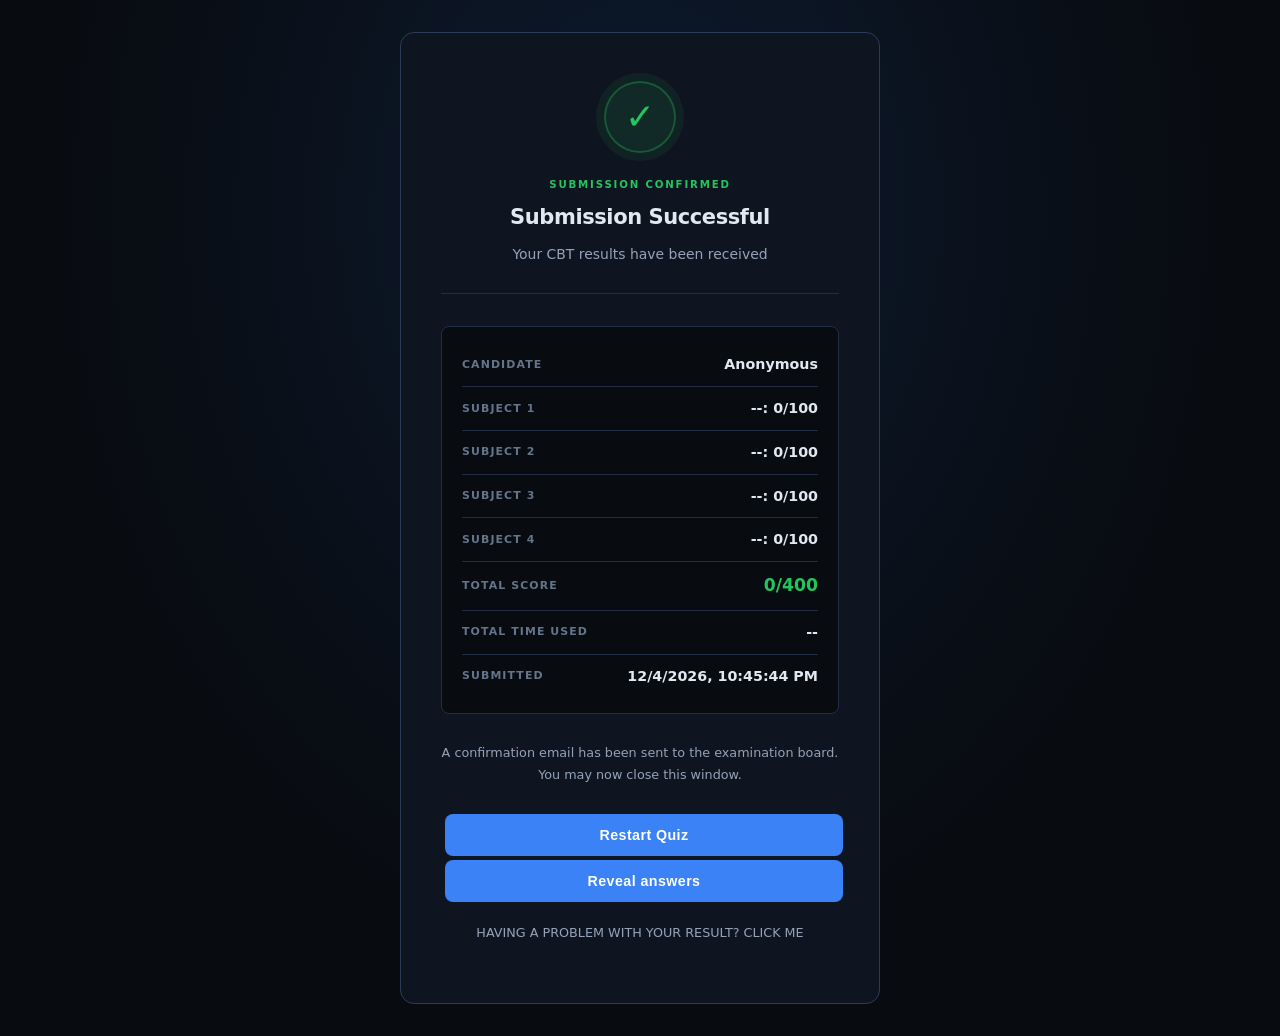
<file: thanks.html>
<!DOCTYPE html>
<html lang="en">
<head>
  <meta charset="UTF-8">
  <meta name="viewport" content="width=device-width, initial-scale=1.0">
  <title> ET CBT Thanks Page </title>
  <link rel="manifest" href="/manifest.json">
<meta name="theme-color" content="#0d47a1">
<link rel="icon" href="/icons/icon-192.png">
  <style>
    *, *::before, *::after {
      box-sizing: border-box;
      margin: 0;
      padding: 0;
    }

:root {
      --bg: #080b10;
      --surface: #0f1520;
      --surface2: #162030;
      --border: #1f2e45;
      --border2: #2a3d58;
      --accent: #3b82f6;
      --green: #22c55e;
      --text: #e2e8f0;
      --text2: #94a3b8;
      --text3: #64748b;
      --radius: 8px;
      --radius-lg: 14px;
    }

    html, body {
      height: 100%;
      background: var(--bg);
      color: var(--text);
      font-family: 'Segoe UI', system-ui, -apple-system, sans-serif;
      font-size: 15px;
      line-height: 1.6;
      -webkit-font-smoothing: antialiased;
    }

    #thanks {
      min-height: 100vh;
      padding: 32px 20px;
      background: radial-gradient(ellipse at 50% 20%, #0d1a2e 0%, var(--bg) 65%);
      display: flex;
      align-items: center;
      justify-content: center;
      overflow-y: auto;
    }

    .thanks-card {
      background: var(--surface);
      border: 1px solid var(--border2);
      border-radius: var(--radius-lg);
      padding: 48px 40px 40px;
      width: 100%;
      max-width: 480px;
      text-align: center;
    }

    .thanks-icon {
      width: 72px;
      height: 72px;
      border-radius: 50%;
      background: rgba(34,197,94,0.12);
      border: 2px solid rgba(34,197,94,0.3);
      display: flex;
      align-items: center;
      justify-content: center;
      font-size: 36px;
      font-weight: 700;
      color: var(--green);
      margin: 0 auto 24px;
      box-shadow: 0 0 0 8px rgba(34,197,94,0.07);
    }

    .thanks-head {
      font-size: 1.4rem;
      font-weight: 700;
      color: var(--text);
      letter-spacing: -0.02em;
      margin-bottom: 8px;
    }

    .thanks-head::before {
      content: 'SUBMISSION CONFIRMED';
      display: block;
      font-size: 0.68rem;
      font-weight: 700;
      letter-spacing: 0.18em;
      color: var(--green);
      text-transform: uppercase;
      margin-bottom: 8px;
    }

    .thanks-sub {
      font-size: 0.93rem;
      color: var(--text2);
      margin-bottom: 32px;
      padding-bottom: 28px;
      border-bottom: 1px solid var(--border);
    }

    .thanks-details {
      background: var(--bg);
      border: 1px solid var(--border);
      border-radius: var(--radius);
      padding: 16px 20px;
      margin-bottom: 28px;
      text-align: left;
    }

    .detail-row {
      display: flex;
      justify-content: space-between;
      align-items: center;
      padding: 10px 0;
      border-bottom: 1px solid var(--border);
    }

    .detail-row:last-child {
      border-bottom: none;
    }

    .detail-label {
      font-size: 0.73rem;
      font-weight: 700;
      color: var(--text3);
      text-transform: uppercase;
      letter-spacing: 0.1em;
    }

    .detail-value {
      font-size: 0.95rem;
      font-weight: 600;
      color: var(--text);
    }

    #thanks-total {
      color: var(--green);
      font-size: 1.15rem;
      font-weight: 700;
    }

    .thanks-note {
      font-size: 0.85rem;
      color: var(--text2);
      line-height: 1.7;
      margin-bottom: 28px;
    }

    .thanks-btn {
      display: block;
      width: 100%;
      background: var(--accent);
      color: #fff;
      border: none;
      border-radius: var(--radius);
      font-size: 0.95rem;
      font-weight: 700;
      letter-spacing: 0.03em;
      padding: 13px;
      cursor: pointer;
margin:4px;
      transition: background 0.18s, transform 0.1s;
    }

    .thanks-btn:hover {
      background: #2563eb;
    }
    .thanks-btn:active {
      transform: scale(0.985);
    }
  </style>
</head>
<body>
  <div id="thanks">
    <div class="thanks-card">
      <div class="thanks-icon">
        ✓
      </div>
      <h2 class="thanks-head">Submission Successful</h2>
      <p class="thanks-sub">
        Your CBT results have been received
      </p>

      <div class="thanks-details">
        <div class="detail-row">
          <span class="detail-label">Candidate</span>
          <span class="detail-value" id="thanks-name">--</span>
        </div>
        <div class="detail-row">
          <span class="detail-label">Subject 1</span>
          <span class="detail-value" id="thanks-s1">--</span>
        </div>
        <div class="detail-row">
          <span class="detail-label">Subject 2</span>
          <span class="detail-value" id="thanks-s2">--</span>
        </div>
        <div class="detail-row">
          <span class="detail-label">Subject 3</span>
          <span class="detail-value" id="thanks-s3">--</span>
        </div>
        <div class="detail-row">
          <span class="detail-label">Subject 4</span>
          <span class="detail-value" id="thanks-s4">--</span>
        </div>
        <div class="detail-row">
          <span class="detail-label">Total Score</span>
          <span class="detail-value" id="thanks-total">--</span>
        </div>
        <div class="detail-row">
          <span class="detail-label">Total time used</span>
          <span class="detail-value" id="thanks-timeu">--</span>
        </div>
        <div class="detail-row">
          <span class="detail-label">Submitted</span>
          <span class="detail-value" id="thanks-time">--</span>
        </div>
      </div>

      <p class="thanks-note">
        A confirmation email has been sent to the examination board. You may now close this window.
      </p>

      <button class="thanks-btn" id="tbtn">Restart Quiz</button>
  
      <button class="thanks-btn" id="rbtn">Reveal answers</button>
      <p class="thanks" style="display:block; "><a class="thanks-note"  href="mailto:etsolution.tech@gmail.com?subject=Feedback" style="text-decoration:none; text-transform:uppercase;  margin:5%; display:block;">Having a problem with your  reSult? click me  </a></p>
    </div>
  </div>

  <script>
    // Read data from localStorage. Expect key "result" = JSON string
    // Fallback to individual keys if "result" not found
    const raw = localStorage.getItem('data');
    let data = {};

    if (raw) {
      try {
        data = JSON.parse(raw);
      } catch(e) {
        console.error("Invalid JSON in localStorage result", e);
      }
    } else {
      // fallback for old keys
      data = {
        name: localStorage.getItem('name'),
        subject1: localStorage.getItem('subject1'),
        subject2: localStorage.getItem('subject2'),
        subject3: localStorage.getItem('subject3'),
        subject4: localStorage.getItem('subject4'),
        score1: localStorage.getItem('score1'),
        score2: localStorage.getItem('score2'),
        score3: localStorage.getItem('score3'),
        score4: localStorage.getItem('score4'),
        total: localStorage.getItem('total'),
        date: localStorage.getItem('date'),
        time: localStorage.getItem('time'),
        timeused: localStorage.getItem('timeused') || localStorage.getItem('tu')
      }
    }

    // Fill fields with fallbacks
    document.getElementById('thanks-name').innerText = data.name || 'Anonymous';

    const s1 = `${data.subject1 || '--'}: ${data.score1 || 0}/100`;
    const s2 = `${data.subject2 || '--'}: ${data.score2 || 0}/100`;
    const s3 = `${data.subject3 || '--'}: ${data.score3 || 0}/100`;
    const s4 = `${data.subject4 || '--'}: ${data.score4 || 0}/100`;

    document.getElementById('thanks-s1').innerText = s1;
    document.getElementById('thanks-s2').innerText = s2;
    document.getElementById('thanks-s3').innerText = s3;
    document.getElementById('thanks-s4').innerText = s4;

    document.getElementById('thanks-total').innerText = `${data.total || 0}/400`;

    document.getElementById('thanks-timeu').innerText = data.timeused || '--';

    // Submitted date + time
    const submitted = data.date && data.time ? `${data.date} ${data.time}`: new Date().toLocaleString();
    document.getElementById('thanks-time').innerText = submitted;

    // Restart button - clears data and goes home
    document.getElementById('tbtn').addEventListener('click', function () {
      localStorage.clear()
      window.location.href = 'index.html'
    })
    document.getElementById('rbtn').addEventListener('click', function () {
    
      window.location.href = 'review.html'
    })
  </script>
  <script>
if ("serviceWorker" in navigator) {
  navigator.serviceWorker.register("/sw.js")
    .then(() => console.log("Service Worker registered"))
    .catch(err => console.log("Service Worker error:", err));
}
</script>
</body>
</html>
</file>
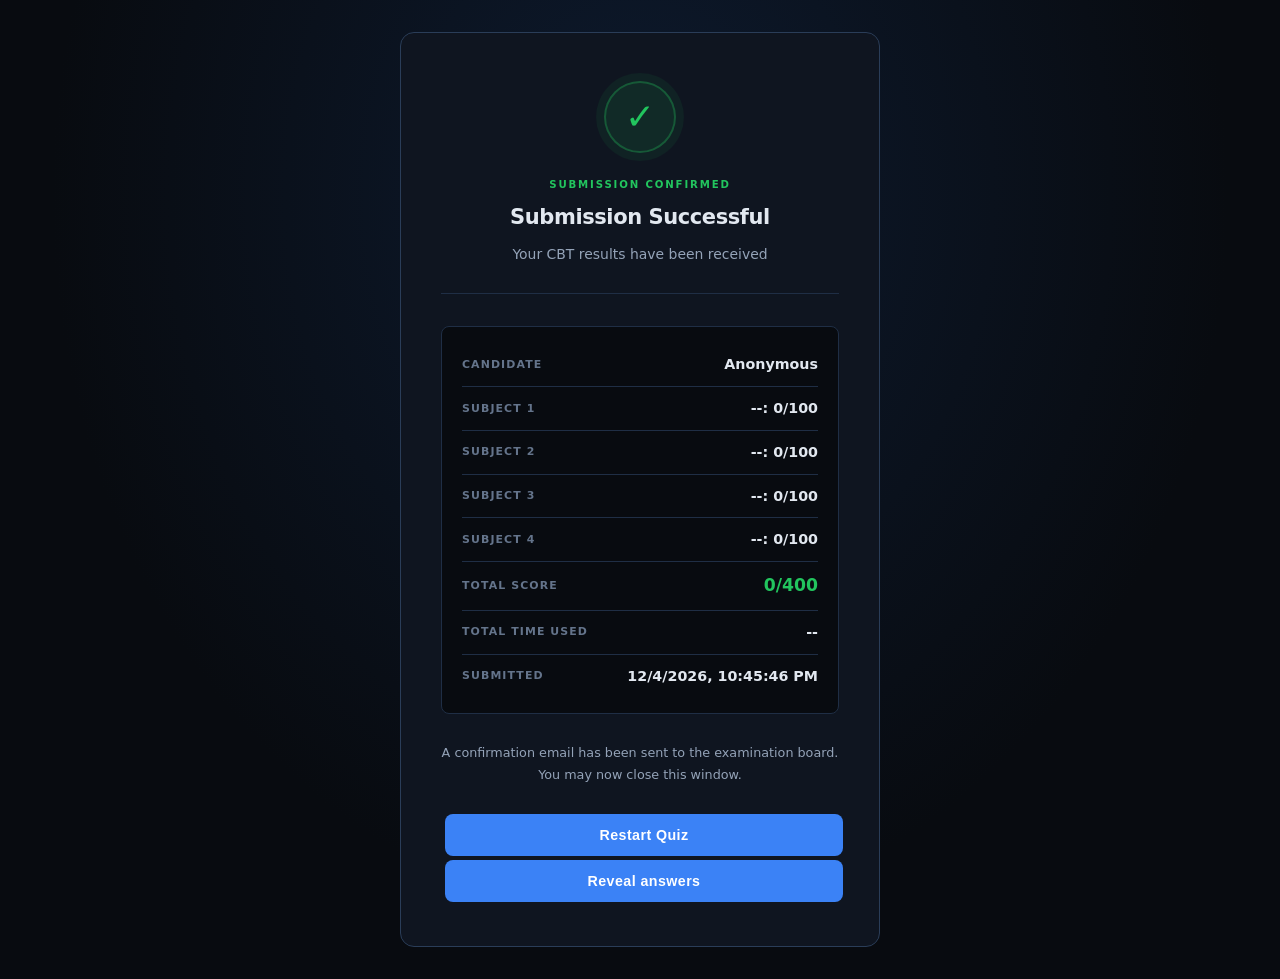
<file: thanks1.html>
<!DOCTYPE html>
<html lang="en">
<head>
  <meta charset="UTF-8">
  <meta name="viewport" content="width=device-width, initial-scale=1.0">
  <title> ET CBT Thanks Page </title>
  <link rel="manifest" href="/manifest.json">
<meta name="theme-color" content="#0d47a1">
<link rel="icon" href="/icons/icon-192.png">
  <style>
    *, *::before, *::after {
      box-sizing: border-box;
      margin: 0;
      padding: 0;
    }

:root {
      --bg: #080b10;
      --surface: #0f1520;
      --surface2: #162030;
      --border: #1f2e45;
      --border2: #2a3d58;
      --accent: #3b82f6;
      --green: #22c55e;
      --text: #e2e8f0;
      --text2: #94a3b8;
      --text3: #64748b;
      --radius: 8px;
      --radius-lg: 14px;
    }

    html, body {
      height: 100%;
      background: var(--bg);
      color: var(--text);
      font-family: 'Segoe UI', system-ui, -apple-system, sans-serif;
      font-size: 15px;
      line-height: 1.6;
      -webkit-font-smoothing: antialiased;
    }

    #thanks {
      min-height: 100vh;
      padding: 32px 20px;
      background: radial-gradient(ellipse at 50% 20%, #0d1a2e 0%, var(--bg) 65%);
      display: flex;
      align-items: center;
      justify-content: center;
      overflow-y: auto;
    }

    .thanks-card {
      background: var(--surface);
      border: 1px solid var(--border2);
      border-radius: var(--radius-lg);
      padding: 48px 40px 40px;
      width: 100%;
      max-width: 480px;
      text-align: center;
    }

    .thanks-icon {
      width: 72px;
      height: 72px;
      border-radius: 50%;
      background: rgba(34,197,94,0.12);
      border: 2px solid rgba(34,197,94,0.3);
      display: flex;
      align-items: center;
      justify-content: center;
      font-size: 36px;
      font-weight: 700;
      color: var(--green);
      margin: 0 auto 24px;
      box-shadow: 0 0 0 8px rgba(34,197,94,0.07);
    }

    .thanks-head {
      font-size: 1.4rem;
      font-weight: 700;
      color: var(--text);
      letter-spacing: -0.02em;
      margin-bottom: 8px;
    }

    .thanks-head::before {
      content: 'SUBMISSION CONFIRMED';
      display: block;
      font-size: 0.68rem;
      font-weight: 700;
      letter-spacing: 0.18em;
      color: var(--green);
      text-transform: uppercase;
      margin-bottom: 8px;
    }

    .thanks-sub {
      font-size: 0.93rem;
      color: var(--text2);
      margin-bottom: 32px;
      padding-bottom: 28px;
      border-bottom: 1px solid var(--border);
    }

    .thanks-details {
      background: var(--bg);
      border: 1px solid var(--border);
      border-radius: var(--radius);
      padding: 16px 20px;
      margin-bottom: 28px;
      text-align: left;
    }

    .detail-row {
      display: flex;
      justify-content: space-between;
      align-items: center;
      padding: 10px 0;
      border-bottom: 1px solid var(--border);
    }

    .detail-row:last-child {
      border-bottom: none;
    }

    .detail-label {
      font-size: 0.73rem;
      font-weight: 700;
      color: var(--text3);
      text-transform: uppercase;
      letter-spacing: 0.1em;
    }

    .detail-value {
      font-size: 0.95rem;
      font-weight: 600;
      color: var(--text);
    }

    #thanks-total {
      color: var(--green);
      font-size: 1.15rem;
      font-weight: 700;
    }

    .thanks-note {
      font-size: 0.85rem;
      color: var(--text2);
      line-height: 1.7;
      margin-bottom: 28px;
    }

    .thanks-btn {
      display: block;
      width: 100%;
      background: var(--accent);
      color: #fff;
      border: none;
      border-radius: var(--radius);
      font-size: 0.95rem;
      font-weight: 700;
      letter-spacing: 0.03em;
      padding: 13px;
      cursor: pointer;
margin:4px;
      transition: background 0.18s, transform 0.1s;
    }

    .thanks-btn:hover {
      background: #2563eb;
    }
    .thanks-btn:active {
      transform: scale(0.985);
    }
  </style>
</head>
<body>
  <div id="thanks">
    <div class="thanks-card">
      <div class="thanks-icon">
        ✓
      </div>
      <h2 class="thanks-head">Submission Successful</h2>
      <p class="thanks-sub">
        Your CBT results have been received
      </p>

      <div class="thanks-details">
        <div class="detail-row">
          <span class="detail-label">Candidate</span>
          <span class="detail-value" id="thanks-name">--</span>
        </div>
        <div class="detail-row">
          <span class="detail-label">Subject 1</span>
          <span class="detail-value" id="thanks-s1">--</span>
        </div>
        <div class="detail-row">
          <span class="detail-label">Subject 2</span>
          <span class="detail-value" id="thanks-s2">--</span>
        </div>
        <div class="detail-row">
          <span class="detail-label">Subject 3</span>
          <span class="detail-value" id="thanks-s3">--</span>
        </div>
        <div class="detail-row">
          <span class="detail-label">Subject 4</span>
          <span class="detail-value" id="thanks-s4">--</span>
        </div>
        <div class="detail-row">
          <span class="detail-label">Total Score</span>
          <span class="detail-value" id="thanks-total">--</span>
        </div>
        <div class="detail-row">
          <span class="detail-label">Total time used</span>
          <span class="detail-value" id="thanks-timeu">--</span>
        </div>
        <div class="detail-row">
          <span class="detail-label">Submitted</span>
          <span class="detail-value" id="thanks-time">--</span>
        </div>
      </div>

      <p class="thanks-note">
        A confirmation email has been sent to the examination board. You may now close this window.
      </p>

      <button class="thanks-btn" id="tbtn">Restart Quiz</button>
  
      <button class="thanks-btn" id="rbtn">Reveal answers</button>
    </div>
  </div>

  <script>
    // Read data from localStorage. Expect key "result" = JSON string
    // Fallback to individual keys if "result" not found
    const raw = localStorage.getItem('data');
    let data = {};

    if (raw) {
      try {
        data = JSON.parse(raw);
      } catch(e) {
        console.error("Invalid JSON in localStorage result", e);
      }
    } else {
      // fallback for old keys
      data = {
        name: localStorage.getItem('name'),
        subject1: localStorage.getItem('subject1'),
        subject2: localStorage.getItem('subject2'),
        subject3: localStorage.getItem('subject3'),
        subject4: localStorage.getItem('subject4'),
        score1: localStorage.getItem('score1'),
        score2: localStorage.getItem('score2'),
        score3: localStorage.getItem('score3'),
        score4: localStorage.getItem('score4'),
        total: localStorage.getItem('total'),
        date: localStorage.getItem('date'),
        time: localStorage.getItem('time'),
        timeused: localStorage.getItem('timeused') || localStorage.getItem('tu')
      }
    }

    // Fill fields with fallbacks
    document.getElementById('thanks-name').innerText = data.name || 'Anonymous';

    const s1 = `${data.subject1 || '--'}: ${data.score1 || 0}/100`;
    const s2 = `${data.subject2 || '--'}: ${data.score2 || 0}/100`;
    const s3 = `${data.subject3 || '--'}: ${data.score3 || 0}/100`;
    const s4 = `${data.subject4 || '--'}: ${data.score4 || 0}/100`;

    document.getElementById('thanks-s1').innerText = s1;
    document.getElementById('thanks-s2').innerText = s2;
    document.getElementById('thanks-s3').innerText = s3;
    document.getElementById('thanks-s4').innerText = s4;

    document.getElementById('thanks-total').innerText = `${data.total || 0}/400`;

    document.getElementById('thanks-timeu').innerText = data.timeused || '--';

    // Submitted date + time
    const submitted = data.date && data.time ? `${data.date} ${data.time}`: new Date().toLocaleString();
    document.getElementById('thanks-time').innerText = submitted;

    // Restart button - clears data and goes home
    document.getElementById('tbtn').addEventListener('click', function () {
      localStorage.clear()
      window.location.href = 'index.html'
    })
    document.getElementById('rbtn').addEventListener('click', function () {
    
      window.location.href = 'review.html'
    })
  </script>
  <script>
if ("serviceWorker" in navigator) {
  navigator.serviceWorker.register("/sw.js")
    .then(() => console.log("Service Worker registered"))
    .catch(err => console.log("Service Worker error:", err));
}
</script>
</body>
</html>
</file>
<file: stys.css>
/* ============================================================
   CBT QUIZ APP — stys.css  v2
   Z-INDEX LADDER:
     topbar      → 300
     sidebar     → 400   (LEFT, slides over content only)
     sidebar-backdrop → 390
     calculator  → 500   (fixed, top-right of viewport)
   ============================================================ */

*, *::before, *::after {
  box-sizing: border-box;
  margin: 0;
  padding: 0;
}

:root {
  --bg:        #080b10;
  --surface:   #0f1520;
  --surface2:  #162030;
  --surface3:  #1c2a3f;
  --border:    #1f2e45;
  --border2:   #2a3d58;
  --accent:    #3b82f6;
  --accent-dim:#1d4ed8;
  --accent-glow: rgba(59,130,246,0.35);
  --green:     #22c55e;
  --amber:     #f59e0b;
  --danger:    #ef4444;
  --text:      #e2e8f0;
  --text2:     #94a3b8;
  --text3:     #64748b;
  --radius:    8px;
  --radius-lg: 14px;
  --sidebar-w: 272px;
  --topbar-h:  56px;

  /* fluid spacing / sizing tokens — shrink automatically on small screens */
  --gutter:      clamp(14px, 4vw, 40px);
  --card-pad:    clamp(22px, 5vw, 44px);
  --page-pad:    clamp(16px, 4vw, 32px);
}

* { -webkit-tap-highlight-color: transparent; }

html {
  -webkit-text-size-adjust: 100%;
}

html, body {
  height: 100%;
  width: 100%;
  overflow-x: hidden;
  background: var(--bg);
  color: var(--text);
  font-family: 'Segoe UI', system-ui, -apple-system, sans-serif;
  font-size: 15px;
  line-height: 1.6;
  -webkit-font-smoothing: antialiased;
}

img, svg { max-width: 100%; height: auto; display: block; }

button, input {
  font-family: inherit;
}

/* comfortable tap targets on touch devices */
@media (hover: none) and (pointer: coarse) {
  button { min-height: 40px; }
}

/* ============================================================
   MOBILE BLOCK SCREEN
   ============================================================ */
.srcs {
  display: none;
  position: fixed;
  inset: 0;
  z-index: 9999;
  background: radial-gradient(ellipse at 50% 30%, #0d1a2e 0%, var(--bg) 70%);
  align-items: center;
  justify-content: center;
  padding: 28px 20px;
  text-align: center;
}

@media (max-width: 700px) {
  .btnstack {
    display: grid;
    grid-template-columns: 1fr 1fr; /* 2 per row */
    gap: 10px;
  }
  .btnstack button { width: 100%; }
  #sumb { grid-column: 1 / -1; margin-left: 0; }
}

@media (max-width: 380px) {
  .btnstack { grid-template-columns: 1fr; }
  #sumb { grid-column: auto; }
}

/* inner card */
.hsrcs {
  width: 100%;
  max-width: 380px;
}

.hsrcs .container {
  background: var(--surface);
  border: 1px solid var(--border2);
  border-radius: 20px;
  padding: 44px 28px 36px;
  display: flex;
  flex-direction: column;
  align-items: center;
}
.special{
  color:green;
}

/* pulsing warning icon ring */
.hsrcs .icon {
  width: 72px;
  height: 72px;
  border-radius: 50%;
  background: linear-gradient(135deg, #1e3a5f, #0f1f3d);
  border: 2px solid var(--border2);
  display: flex;
  align-items: center;
  justify-content: center;
  font-size: 32px;
  margin-bottom: 24px;
  box-shadow: 0 0 0 8px rgba(59,130,246,0.07);
}

.hsrcs .head {
  font-size: 1.15rem;
  font-weight: 700;
  color: var(--text);
  margin-bottom: 16px;
  letter-spacing: -0.01em;
}

.hsrcs .head::before {
  content: '';
  display: block;
  width: 40px;
  height: 3px;
  background: var(--accent);
  border-radius: 2px;
  margin: 0 auto 14px;
}

.hsrcs .p {
  color: var(--text2);
  font-size: 0.88rem;
  line-height: 1.7;
  margin-bottom: 12px;
}

.hsrcs .p:last-child { margin-bottom: 0; }

/* ============================================================
   START SCREEN
   ============================================================ */
#str {
  min-height: 100vh;
  min-height: 100dvh;
  display: flex;
  align-items: center;
  justify-content: center;
  padding: var(--page-pad);
  background: radial-gradient(ellipse at 50% 20%, #0d1a2e 0%, var(--bg) 65%);
}

#str > div {
  background: var(--surface);
  border: 1px solid var(--border2);
  border-radius: var(--radius-lg);
  padding: var(--card-pad) clamp(20px, 6vw, 40px) clamp(28px, 6vw, 40px);
  width: 100%;
  max-width: 400px;
  box-shadow: 0 20px 60px rgba(0,0,0,0.35);
  animation: cardIn 0.35s ease;
}

@keyframes cardIn {
  from { opacity: 0; transform: translateY(10px); }
  to   { opacity: 1; transform: translateY(0); }
}

/* Branding header inside start card */
#str > div::before {
  content: 'CBT EXAMINATION';
  display: block;
  font-size: 0.68rem;
  font-weight: 700;
  letter-spacing: 0.18em;
  color: var(--accent);
  text-transform: uppercase;
  margin-bottom: 6px;
}

#str > div::after {
  content:'';
  display: block;
  font-size: 1.4rem;
  font-weight: 700;
  color: var(--text);
  letter-spacing: -0.02em;
  margin-bottom: 28px;
  padding-bottom: 20px;
  border-bottom: 1px solid var(--border);
}

.n {
  display: block;
  font-size: 0.73rem;
  font-weight: 600;
  color: var(--text2);
  text-transform: uppercase;
  letter-spacing: 0.1em;
  margin-bottom: 6px;
}

#str input[type="text"] {
  display: block;
  width: 100%;
  background: var(--bg);
  border: 1px solid var(--border);
  border-radius: var(--radius);
  color: var(--text);
  font-size: 0.95rem;
  padding: 11px 14px;
  outline: none;
  transition: border-color 0.18s, box-shadow 0.18s;
  margin-bottom: 20px;
}

#str input[type="text"]:focus {
  border-color: var(--accent);
  box-shadow: 0 0 0 3px rgba(59,130,246,0.15);
}

#str input[type="text"]::placeholder { color: var(--text3); }

#star {
  display: block;
  width: 100%;
  margin-top: 4px;
  background: var(--accent);
  color: #fff;
  border: none;
  border-radius: var(--radius);
  font-size: 0.95rem;
  font-weight: 700;
  letter-spacing: 0.03em;
  padding: 13px;
  cursor: pointer;
  transition: background 0.18s, transform 0.1s;
}

#star:hover  { background: #2563eb; }
#star:active { transform: scale(0.985); }

/* ============================================================
   MAIN WRAPPER
   ============================================================ */
#main {
  display: none;
  min-height: 100vh;
  flex-direction: column;
}

/* ============================================================
   TOP BAR
   z-index 300 — above content, below sidebar (400) & calc (500)
   ============================================================ */
.forbtn {
  position: sticky;
  top: 0;
  z-index: 300;
  height: var(--topbar-h);
  display: flex;
  align-items: center;
  justify-content: space-between;
  gap: clamp(8px, 3vw, 16px);
  background: rgba(15, 21, 32, 0.96);
  backdrop-filter: blur(12px);
  border-bottom: 1px solid var(--border);
  padding: 0 clamp(12px, 4vw, 24px);
}

@media (max-width: 480px) {
  #un { max-width: 120px; font-size: 0.8rem; }
  .ct p { font-size: 0.88rem; padding: 4px 8px; }
  #cv { padding: 6px 10px; font-size: 0; }
  #cv::before { content: ''; font-size: 1rem; }
}
.netstat{
  position: sticky;
  top:0;
  z-index:400;
  display: none; 
  place-items: center;
  background: #dc2626; 
  width:100%;
  height: fit-content;
  padding: 12px 7px;
  text-align: center;
  animation: slideDown 0.3s ease;
}


.netstat p{
  color:white;
  font-weight:600;
  font-family: Arial;
  margin: 0;
  font-size: 14px;
}

/* slide animation */
@keyframes slideDown {
  from { transform: translateY(-100%); }
  to { transform: translateY(0); }
}

/* candidate name — left side */
.forbtn > div:first-child {
  display: flex;
  align-items: center;
  gap: 10px;
  min-width: 0;
}

.forbtn > div:first-child::before {
  content: '👤';
  font-size: 0.85rem;
  flex-shrink: 0;
}

#un {
  font-size: 0.9rem;
  font-weight: 700;
  color: var(--text);
  white-space: nowrap;
  overflow: hidden;
  text-overflow: ellipsis;
  max-width: 220px;
}

/* right controls */
.ct {
  display: flex;
  align-items: center;
  gap: 12px;
  flex-shrink: 0;
}

/* timer */
.ct p {
  font-family: 'Courier New', monospace;
  font-size: 1.05rem;
  font-weight: 700;
  color: var(--green);
  letter-spacing: 0.06em;
  white-space: nowrap;
  background: rgba(34,197,94,0.08);
  border: 1px solid rgba(34,197,94,0.2);
  border-radius: 6px;
  padding: 4px 12px;
}

/* calculator toggle button in topbar */
#cv {
  display: flex;
  align-items: center;
  gap: 6px;
  background: var(--surface2);
  border: 1px solid var(--border2);
  color: var(--text2);
  border-radius: var(--radius);
  padding: 6px 14px;
  font-size: 0.83rem;
  font-weight: 600;
  cursor: pointer;
  transition: background 0.15s, color 0.15s;
  white-space: nowrap;
}
#cv:hover { background: var(--surface3); color: var(--text); }

/* ============================================================
   CONTENT ROW (sidebar + question)
   ============================================================ */
.qmain {
  display: flex;
 
  flex: 1;
  position: relative;
  min-height: 0;
}

/* ============================================================
   QUESTION PANEL  (centre)
   ============================================================ */
.hmain {
  flex: 1;
  padding: clamp(18px, 4vw, 32px) var(--gutter) clamp(28px, 5vw, 48px);
  max-width: 860px;
  margin: 0 auto;
  width: 100%;
  min-width: 0;
}

/* ── question meta row ────────────────────────────────────── */
.q-meta {
  display: flex;
  align-items: center;
  gap: 10px;
  margin-bottom: 20px;
}
.ti,.im {
 width:100%;
 display: flex;
 align-items: center;
 justify-content: center;
 margin-bottom: 10px;
  flex-direction:column;
}
#pas{
  /* Layout */
  max-width: 100%;          /* optimal line length for reading */
  margin: 20px auto;         /* center it */
  padding: 24px 28px;
  background: #ffffff;
  border: 1px solid #e5e7eb;
  border-radius: 12px;
  box-shadow: 0 2px 8px rgba(0,0,0,0.04);

  /* Typography */
  font-family: 'Merriweather', 'Georgia', 'Times New Roman', serif; 
  /* Merriweather is perfect for long reading. Fallback to Georgia/serif */
  font-size: 17px;
  line-height: 1.8;          /* airy for comprehension */
  color: #1f2937;            /* dark gray, easier than pure black */
  letter-spacing: 0.1px;
  text-align: justify;       /* exam paper feel */
  hyphens: auto;
  overflow-y: auto;

  /* Mobile */
  @media (max-width: 640px) {
    font-size: 16px;
    padding: 18px 20px;
    line-height: 1.7;
    text-align: left;        /* justify looks bad on small screens */
  }
}

/* Paragraph spacing since you use <br><br> */
#pas br {
  display: block;
  content: "";
  margin-bottom: 1em;
}
#hj{
  width:100%;
}
/* Question number badge */
#ti {
 
 width:fit-content;
  height: fit-content;
  padding:10px;
  background: var(--accent);
  color: #fff;
  font-size: 0.72rem;
  font-weight: 800;
  letter-spacing: 0.12em;
  border-radius:10%;
  margin:auto;
  text-transform: uppercase;
}

/* Q number label alongside badge */
#ti::before { content: 'Q'; }

/* Question image */
#im {
  display: none;
  max-width: 100%;
  max-height: 280px;
  border-radius: var(--radius);
  border: 1px solid var(--border2);
  margin-bottom: 20px;
  object-fit: contain;
  background: var(--surface2);
}

/* Question text */
#header {
  font-size: clamp(0.95rem, 3vw, 1.18rem);
  font-weight: 500;
  color: var(--text);
  line-height: 1.7;
  margin-bottom: clamp(18px, 4vw, 26px);
  padding: clamp(14px, 3vw, 18px) clamp(14px, 3vw, 20px);
  background: var(--surface);
  border: 1px solid var(--border);
  border-left: 3px solid var(--accent);
  border-radius: 0 var(--radius) var(--radius) 0;
}

/* ── Options ──────────────────────────────────────────────── */
/* .p is also used for paragraph in mobile screen — scoped via parent */
.hmain .p {
  display: grid;
  grid-template-columns: 1fr ;
  gap: 10px;
  margin-bottom: 30px;
}

.opts {
  position: relative;
  background: var(--surface);
  border: 1.5px solid var(--border);
  color: var(--text);
  border-radius: var(--radius);
  padding: 14px 16px 14px 44px;
  font-size: clamp(0.87rem, 2.4vw, 0.93rem);
  text-align: left;
  cursor: pointer;
  transition: border-color 0.15s, background 0.15s, transform 0.1s;
  min-height: 52px;
  line-height: 1.45;
  width: 100%;
}
.opts:active { transform: scale(0.99); }

@media (max-width: 480px) {
  .opts { padding: 12px 14px 12px 40px; }
}

/* lettered label A B C D */
.opts:nth-child(1)::before { content: 'A'; }
.opts:nth-child(2)::before { content: 'B'; }
.opts:nth-child(3)::before { content: 'C'; }
.opts:nth-child(4)::before { content: 'D'; }
.opts:nth-child(5)::before { content: 'E'; }
.opts:nth-child(5)::before:hover{
  background:blue;
}
.opts::before {
  position: absolute;
  left: 14px;
  top: 50%;
  transform: translateY(-50%);
  width: 22px;
  height: 22px;
  border-radius: 50%;
  background: var(--surface3);
  border: 1px solid var(--border2);
  display: flex;
  align-items: center;
  justify-content: center;
  font-size: 0.7rem;
  font-weight: 700;
  color: var(--text2);
  line-height: 22px;
  text-align: center;
}

.opts:hover {
  border-color: var(--accent);
  background: rgba(59,130,246,0.06);
}

/* selected (JS sets background:blue) */
.opts[style*="background: blue"],
.opts[style*="background:blue"] {
  background: rgba(59,130,246,0.14) !important;
  border-color: var(--accent) !important;
  color: var(--text) !important;
}

.opts[style*="background: blue"]::before,
.opts[style*="background: blue"]::before,
.opts[style*="background:blue"]::before {
  background: var(--accent) !important;
  border-color: var(--accent) !important;
  color: #fff !important;
}

/* ── nav button row ───────────────────────────────────────── */
.btnstack {
  display: flex;
  flex-wrap: wrap;
  align-items: center;
  gap: 10px;
  padding-top: 4px;
  border-top: 1px solid var(--border);
  padding-top: 20px;
}

.btnstack button {
  border-radius: var(--radius);
  border: 1.5px solid var(--border2);
  padding: 9px 22px;
  font-size: 0.86rem;
  font-weight: 600;
  cursor: pointer;
  transition: background 0.15s, opacity 0.15s;
  background: var(--surface2);
  color: var(--text2);
}
.btnstack button:hover { background: var(--surface3); color: var(--text); }

#nx {
  background: var(--accent) !important;
  color: #fff !important;
  border-color: var(--accent) !important;
}
#nx:hover { background: #2563eb !important; }

#prev { order: -1; }

#obtn {
  background: var(--surface2);
  color: var(--text2);
}

#sumb {
  background: var(--green) !important;
  color: #071610 !important;
  border-color: var(--green) !important;
  font-weight: 700;
  margin-left: auto;
}
#sumb:hover { opacity: 0.88; }

/* ============================================================
   CALCULATOR
   Fixed top-right corner of viewport, clear of content
   z-index 500 — above everything including sidebar
   ============================================================ */
.calc {
  display: none;
  position: fixed;
  top: calc(var(--topbar-h) + 12px);
  right: 20px;
  z-index: 500;
  background: var(--surface);
  border: 1px solid var(--border2);
  border-radius: var(--radius-lg);
  padding: 14px;
  width: 234px;
  max-width: calc(100vw - 24px);
  box-shadow: 0 12px 40px rgba(0,0,0,0.55), 0 0 0 1px rgba(59,130,246,0.08);
}

@media (max-width: 480px) {
  .calc {
    left: 12px;
    right: 12px;
    width: auto;
    max-width: none;
  }
}

.calc-header {
  display: flex;
  align-items: center;
  justify-content: space-between;
  margin-bottom: 10px;
}

.calc-label {
  font-size: 0.78rem;
  font-weight: 700;
  letter-spacing: 0.1em;
  text-transform: uppercase;
  color: var(--text2);
}

.calc-close {
  background: var(--surface3);
  border: 1px solid var(--border);
  color: var(--text2);
  font-size: 0.85rem;
  font-weight: 700;
  cursor: pointer;
  padding: 2px 8px;
  border-radius: 6px;
  transition: background 0.15s, color 0.15s;
  line-height: 1.6;
}
.calc-close:hover { background: var(--danger); color: #fff; border-color: var(--danger); }

#dis {
  width: 100%;
  background: var(--bg);
  border: 1px solid var(--border);
  border-radius: var(--radius);
  color: var(--green);
  font-family: 'Courier New', monospace;
  font-size: 1.1rem;
  font-weight: 700;
  padding: 8px 12px;
  text-align: right;
  margin-bottom: 10px;
  outline: none;
  transition: border-color 0.15s;
}
#dis:focus { border-color: var(--accent); }

.calcs {
  display: grid;
  grid-template-columns: repeat(4, 1fr);
  gap: 5px;
}

.calcs button {
  background: var(--surface2);
  border: 1px solid var(--border);
  color: var(--text);
  border-radius: 6px;
  padding: 8px 0;
  font-size: 0.85rem;
  font-weight: 600;
  cursor: pointer;
  transition: background 0.12s;
}
.calcs button:hover  { background: var(--surface3); }
.calcs button:active { opacity: 0.75; }

/* operator buttons (green) */
.calcs button[style*="background: green"],
.calcs button[style*="background:green"] {
  background: rgba(34,197,94,0.12) !important;
  color: var(--green) !important;
  border-color: rgba(34,197,94,0.25) !important;
}
.calcs button[style*="background: green"]:hover,
.calcs button[style*="background:green"]:hover {
  background: rgba(34,197,94,0.22) !important;
}

/* function buttons (blue) */
.calcs button[style*="background: blue"],
.calcs button[style*="background:blue"],
.calcs button[style*="background-color: blue"] {
  background: rgba(59,130,246,0.12) !important;
  color: var(--accent) !important;
  border-color: rgba(59,130,246,0.25) !important;
}
.calcs button[style*="background: blue"]:hover,
.calcs button[style*="background:blue"]:hover,
.calcs button[style*="background-color: blue"]:hover {
  background: rgba(59,130,246,0.22) !important;
}

/* ============================================================
   SIDEBAR BACKDROP (mobile / small viewport)
   z-index 390 — just behind sidebar (400)
   ============================================================ */
.sidebar-backdrop {
  display: none;
  position: fixed;
  inset: 0;
  z-index: 390;
  background: rgba(0,0,0,0.55);
  backdrop-filter: blur(2px);
}
.sidebar-backdrop.visible { display: block; }

/* ============================================================
   SIDEBAR — LEFT side
   z-index 400 — above topbar (300), below calculator (500)
   Does NOT overlap the candidate name: topbar is z:300, sidebar is z:400
   but sidebar starts BELOW topbar (top: var(--topbar-h))
   ============================================================ */
.sub {
  display: none;
  position: fixed;
  top: var(--topbar-h);          /* starts below topbar → name never hidden */
  left: 0;
  bottom: 0;
  width: min(var(--sidebar-w), 84vw);
  z-index: 400;
  background: var(--surface);
  border-right: 1px solid var(--border2);
  overflow-y: auto;
  box-shadow: 4px 0 28px rgba(0,0,0,0.4);
  scrollbar-width: thin;
  scrollbar-color: var(--border) transparent;
  animation: slideInLeft 0.2s ease;
}

@keyframes slideInLeft {
  from { transform: translateX(-16px); opacity: 0.6; }
  to   { transform: translateX(0); opacity: 1; }
}

.sidebar-numbers {
  padding: 16px 12px 48px;
}

@media (max-width: 380px) {
  .sub { width: 90vw; }
}

/* close button — top-right of sidebar */
#cbtn {
  display: flex;
  align-items: center;
  justify-content: center;
  width: 28px;
  height: 28px;
  margin-left: auto;
  margin-bottom: 12px;
  background: var(--surface2);
  border: 1px solid var(--border);
  color: var(--text2);
  font-size: 0.9rem;
  font-weight: 700;
  cursor: pointer;
  border-radius: 6px;
  transition: background 0.15s, color 0.15s;
}
#cbtn:hover { background: var(--danger); color: #fff; border-color: var(--danger); }

/* subject section labels */
.qr > p {
  font-size: 0.67rem;
  font-weight: 800;
  letter-spacing: 0.14em;
  text-transform: uppercase;
  color: var(--accent);
  margin: 16px 0 8px;
  padding: 0 0 5px;
  border-bottom: 1px solid var(--border);
}

/* empty spacer <p></p> tags — collapse them */
.qr > p:empty { margin: 0; border: none; padding: 0; }

/* subject heading by id */
#su2, #su3, #su4 {
  color: var(--amber) !important;
}

/* question number grid buttons */
.qr {
  display: grid;
  grid-template-columns: repeat(auto-fill, minmax(32px, 1fr));
  gap: 4px;
}
.qr > p { grid-column: 1 / -1; }

.btn {
  display: inline-flex;
  align-items: center;
  justify-content: center;
  background: var(--surface2);
  border: 1px solid var(--border);
  color: var(--text2);
  border-radius: 5px;
  width: 100%;
  aspect-ratio: 1 / 1;
  min-width: 30px;
  font-size: 0.74rem;
  font-weight: 600;
  cursor: pointer;
  transition: background 0.12s, color 0.12s, border-color 0.12s;
}
.btn:hover {
  background: var(--accent);
  color: #fff;
  border-color: var(--accent);
}

/* answered (blue set by JS) */
.btn[style*="background: blue"],
.btn[style*="background:blue"] {
  background: var(--accent) !important;
  color: #fff !important;
  border-color: var(--accent) !important;
}

/* unanswered (white set by JS) */
.btn[style*="background: white"],
.btn[style*="background:white"] {
  background: var(--surface2) !important;
  color: var(--text3) !important;
  border-color: var(--border) !important;
}

/* ============================================================
   END / RESULT SCREEN
   ============================================================ */
#end {
  display: none;
  min-height: 100vh;
  min-height: 100dvh;
  padding: var(--page-pad);
  background: radial-gradient(ellipse at 50% 20%, #0d1a2e 0%, var(--bg) 65%);
}

.hend {
  background: var(--surface);
  border: 1px solid var(--border2);
  border-radius: var(--radius-lg);
  padding: var(--card-pad) clamp(20px, 6vw, 36px);
  width: 100%;
  max-width: 460px;
  margin: 0 auto;
  display:flex;
  align-items: center;
  justify-content: center;
  box-shadow: 0 20px 60px rgba(0,0,0,0.35);
}

.hend form { width: 100%; }

/* heading block */
.hend h2 {
  font-size: 1.25rem;
  font-weight: 700;
  color: var(--text);
  letter-spacing: -0.01em;
  margin-bottom: 6px;
}

.hend h2::before {
  content: 'RESULT SUBMISSION';
  display: block;
  font-size: 0.68rem;
  font-weight: 700;
  letter-spacing: 0.18em;
  color: var(--green);
  text-transform: uppercase;
  margin-bottom: 6px;
}

.hend h2::after {
  content: '';
  display: block;
  width: 100%;
  height: 1px;
  background: var(--border);
  margin-top: 18px;
  margin-bottom: 22px;
}

/* form labels */
.hend label {
  display: flex;
  flex-direction: column;
  gap: 5px;
  font-size: 0.73rem;
  font-weight: 700;
  color: var(--text2);
  text-transform: uppercase;
  letter-spacing: 0.09em;
  margin-bottom: 14px;
}

.hend input[type="text"] {
  background: var(--bg);
  border: 1px solid var(--border);
  border-radius: var(--radius);
  color: var(--text);
  font-size: 0.93rem;
  font-weight: 500;
  padding: 10px 14px;
  outline: none;
  transition: border-color 0.18s, box-shadow 0.18s;
  width: 100%;
  margin-top: 2px;
  letter-spacing: normal;
}
.hend input[type="text"]:focus {
  border-color: var(--accent);
  box-shadow: 0 0 0 3px rgba(59,130,246,0.14);
}
.hend input[type="text"]::placeholder { color: var(--text3); }

#pos {
  display: block;
  width: 100%;
  margin-top: 6px;
  background: var(--green);
  color: #071610;
  border: none;
  border-radius: var(--radius);
  font-size: 0.95rem;
  font-weight: 700;
  letter-spacing: 0.03em;
  padding: 13px;
  cursor: pointer;
  transition: opacity 0.18s, transform 0.1s;
}
#pos:hover  { opacity: 0.88; }
#pos:active { transform: scale(0.985); }
#pos:disabled{ background:grey; pointer-events: none;}
/* ============================================================
   ACCESSIBLE FOCUS STATES
   ============================================================ */
button:focus-visible,
input:focus-visible,
.opts:focus-visible,
.btn:focus-visible {
  outline: 2px solid var(--accent);
  outline-offset: 2px;
}

/* ============================================================
   SCROLLBAR — thin, dark
   ============================================================ */
::-webkit-scrollbar        { width: 5px; height: 5px; }
::-webkit-scrollbar-track  { background: transparent; }
::-webkit-scrollbar-thumb  { background: var(--border2); border-radius: 4px; }
#pas::-webkit-scrollbar-thumb  { background:#d1d5db; border-radius: 6px; }
::-webkit-scrollbar-thumb:hover { background: var(--text3); }
      @keyframes spin {
        0% {
          transform: rotate(0deg); }
100% { transform: rotate(360deg); }
    }
         @keyframes float {
        0% {
          transform: translateY(0px); }
100% { transform: translateY(5px); }
    }
.f{
  animation: float 2s linear infinite;
}
.s{
  animation: float 2.3s linear infinite;
}
.t{
  animation: float 2.5s linear infinite;
}
/* ============================================================
   UI.js — TOAST NOTIFICATIONS
   Replaces alert()/confirm() with a non-blocking top-right stack.
   ============================================================ */
#uiToastHost {
  position: fixed;
  top: max(16px, env(safe-area-inset-top));
  right: 16px;
  left: 16px;
  z-index: 900;
  display: flex;
  flex-direction: column;
  align-items: flex-end;
  gap: 10px;
  pointer-events: none;
}

.ui-toast {
  width: 100%;
  max-width: min(360px, calc(100vw - 32px));
  pointer-events: auto;
  display: flex;
  align-items: center;
  gap: 10px;
  padding: 12px 14px;
  border-radius: var(--radius);
  background: var(--surface2);
  border: 1px solid var(--border2);
  color: var(--text);
  font-size: 0.85rem;
  font-weight: 500;
  box-shadow: 0 8px 24px rgba(0, 0, 0, 0.35);
  opacity: 0;
  transform: translateX(24px);
  transition: opacity 0.2s ease, transform 0.2s ease;
  cursor: pointer;
}
.ui-toast-show { opacity: 1; transform: translateX(0); }
.ui-toast-hide { opacity: 0; transform: translateX(24px); }

.ui-toast-icon {
  flex-shrink: 0;
  width: 22px;
  height: 22px;
  border-radius: 50%;
  display: grid;
  place-items: center;
  font-size: 0.75rem;
  font-weight: 700;
}
.ui-toast-msg { line-height: 1.35; }

.ui-toast-success .ui-toast-icon { background: rgba(34, 197, 94, 0.18); color: var(--green); }
.ui-toast-error   .ui-toast-icon { background: rgba(239, 68, 68, 0.18); color: var(--danger); }
.ui-toast-warning .ui-toast-icon { background: rgba(245, 158, 11, 0.18); color: var(--amber); }
.ui-toast-info    .ui-toast-icon { background: rgba(59, 130, 246, 0.18); color: var(--accent); }

.ui-toast-success { border-left: 3px solid var(--green); }
.ui-toast-error   { border-left: 3px solid var(--danger); }
.ui-toast-warning { border-left: 3px solid var(--amber); }
.ui-toast-info    { border-left: 3px solid var(--accent); }

/* ============================================================
   UI.js — MODAL
   Replaces confirm()/prompt() with a focus-trapped dialog.
   ============================================================ */
#uiModalHost { position: relative; z-index: 950; }

.ui-modal-backdrop {
  position: fixed;
  inset: 0;
  z-index: 950;
  background: rgba(3, 6, 12, 0.65);
  backdrop-filter: blur(2px);
  display: flex;
  align-items: center;
  justify-content: center;
  padding: 20px;
  opacity: 0;
  transition: opacity 0.18s ease;
}
.ui-modal-show { opacity: 1; }

.ui-modal-box {
  width: 100%;
  max-width: 400px;
  background: var(--surface);
  border: 1px solid var(--border2);
  border-radius: var(--radius-lg);
  padding: clamp(16px, 5vw, 22px) clamp(16px, 5vw, 22px) 18px;
  box-shadow: 0 24px 60px rgba(0, 0, 0, 0.5);
  transform: scale(0.96);
  transition: transform 0.18s ease;
  max-height: 85vh;
  overflow-y: auto;
}
.ui-modal-show .ui-modal-box { transform: scale(1); }

.ui-modal-title {
  font-size: 1.05rem;
  font-weight: 700;
  color: var(--text);
  margin-bottom: 8px;
}
.ui-modal-msg {
  font-size: 0.88rem;
  color: var(--text2);
  line-height: 1.5;
  margin-bottom: 18px;
}
.ui-modal-actions {
  display: flex;
  justify-content: flex-end;
  gap: 10px;
}
.ui-modal-btn {
  padding: 9px 20px;
  border-radius: var(--radius);
  border: none;
  font-size: 0.85rem;
  font-weight: 600;
  cursor: pointer;
}
.ui-modal-ok {
  background: var(--accent);
  color: #fff;
}
.ui-modal-ok:hover { background: var(--accent-dim); }
.ui-modal-ok:active { transform: scale(0.97); }

/* ============================================================
   ANTI-CHEAT VIOLATION BANNER (#cb)
   ============================================================ */
#cb {
  position: fixed;
  top: 0;
  left: 0;
  right: 0;
  z-index: 850;
  background: var(--danger);
  color: #fff;
  font-size: 0.82rem;
  font-weight: 600;
  text-align: center;
  padding: 0 14px;
  max-height: 0;
  overflow: hidden;
  opacity: 0;
  transition: max-height 0.25s ease, opacity 0.25s ease, padding 0.25s ease;
}
#cb.cb-show {
  max-height: 60px;
  opacity: 1;
  padding: 10px 14px;
}

/* ============================================================
   KEYBOARD SHORTCUT LEGEND (#sl)
   ============================================================ */
#sl {
  margin-top: 14px;
  padding: 12px 14px;
  background: var(--surface2);
  border: 1px solid var(--border);
  border-radius: var(--radius);
  font-size: 0.78rem;
  color: var(--text2);
}
.sl-title {
  font-weight: 700;
  color: var(--text);
  margin-bottom: 8px;
  font-size: 0.8rem;
}
.sl-row {
  display: flex;
  align-items: center;
  gap: 10px;
  padding: 3px 0;
}
.sl-key {
  flex-shrink: 0;
  min-width: 64px;
  text-align: center;
  padding: 2px 8px;
  background: var(--surface3);
  border: 1px solid var(--border2);
  border-radius: 6px;
  font-family: 'Courier New', monospace;
  font-weight: 700;
  color: var(--accent);
  font-size: 0.72rem;
}

@media (max-width: 640px) {
  #sl { display: none; } /* keep the mobile exam view uncluttered */
}

/* ============================================================
   RESPONSIVE FINE-TUNING PASS
   ============================================================ */

/* Tablet / small laptop */
@media (max-width: 900px) {
  .hmain { max-width: 100%; }
}

/* Phones (landscape phones & small tablets) */
@media (max-width: 600px) {
  :root { --topbar-h: 52px; }

  #im { max-height: 200px; }

  #header {
    line-height: 1.6;
    border-radius: var(--radius);
    border-left-width: 3px;
  }

  .hend h2 { font-size: 1.1rem; }
  .hend label { font-size: 0.68rem; }
}

/* Small phones */
@media (max-width: 400px) {
  html, body { font-size: 14px; }

  #str > div,
  .hend { padding: 26px 18px; }

  .forbtn { padding: 0 10px; }

  #ti { font-size: 0.66rem; padding: 8px; }

  .ct { gap: 8px; }
}

/* Very short viewports (landscape phones) */
@media (max-height: 480px) and (orientation: landscape) {
  #str, #end { padding: 16px; align-items: flex-start; }
  #str > div, .hend { padding: 24px 24px 20px; margin-top: 12px; }
  .hmain { padding-top: 14px; }
  #im { max-height: 120px; }
}

/* Larger desktop screens — keep content from feeling lost */
@media (min-width: 1400px) {
  .hmain { max-width: 960px; }
  :root { --sidebar-w: 300px; }
}
</file>
